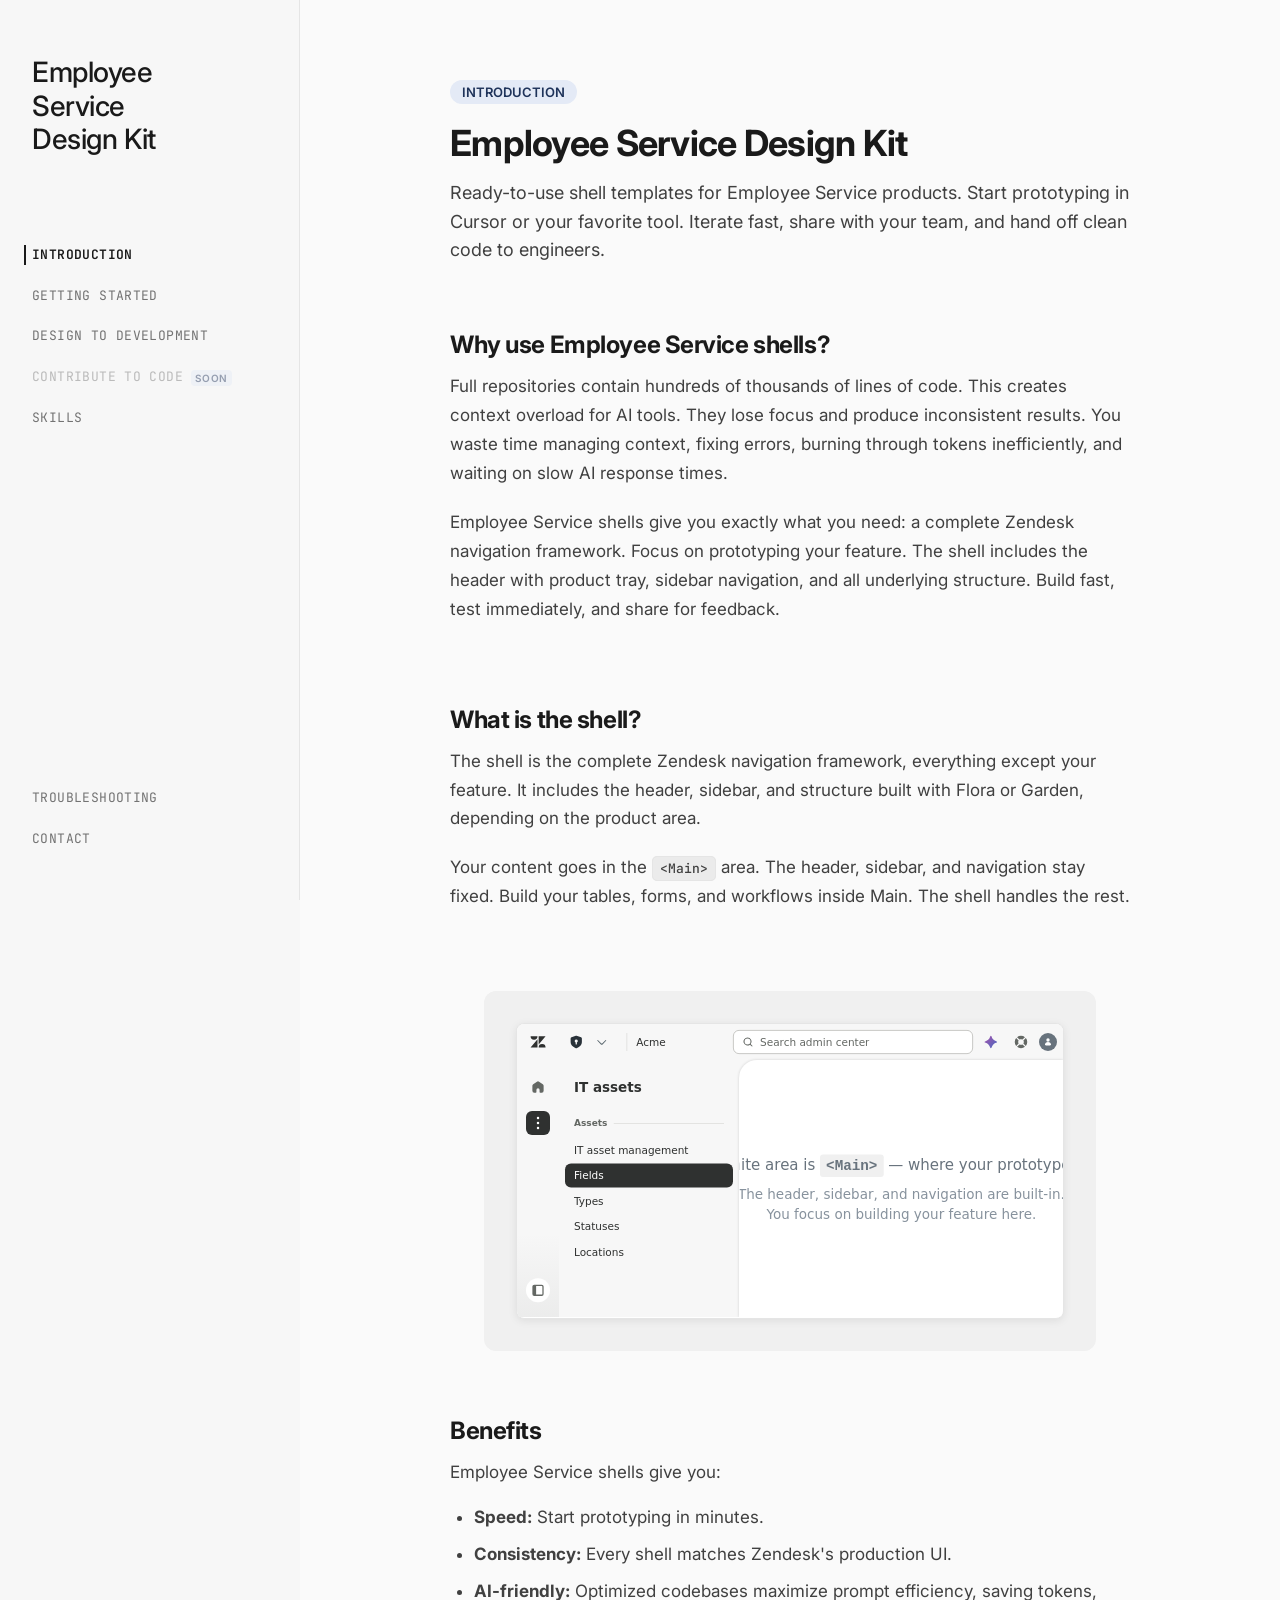
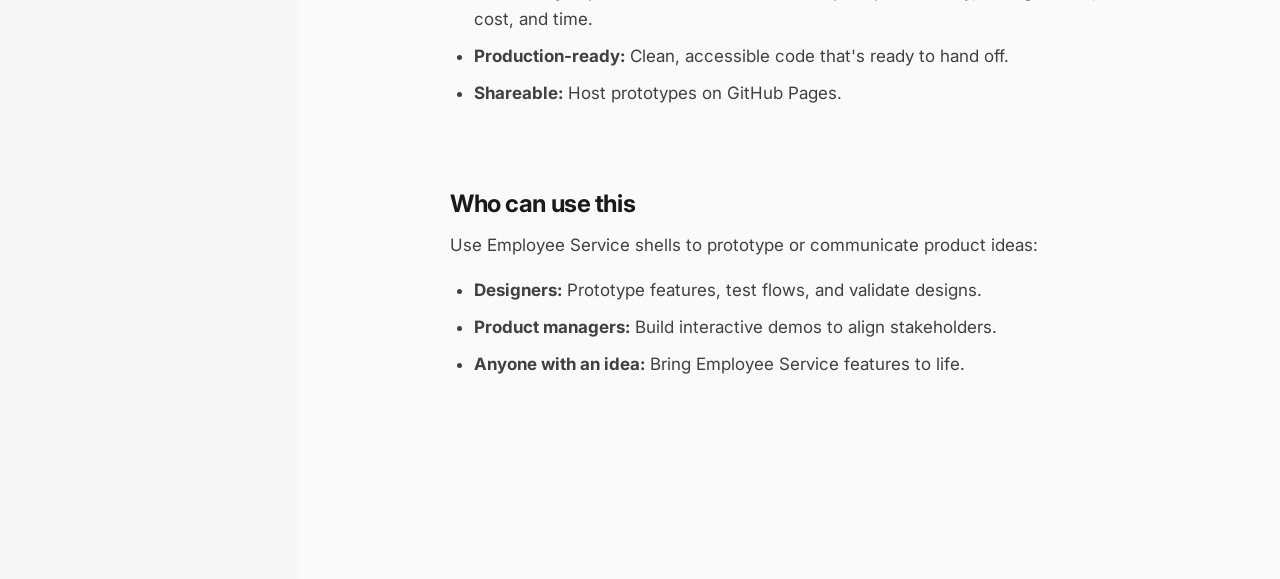
<file: index.html>
<!DOCTYPE html>
<html lang="en">
<head>
<meta charset="UTF-8" />
<meta name="viewport" content="width=device-width, initial-scale=1.0" />
<title>Employee Service Shell Guide · Zendesk</title>
<meta name="description" content="Comprehensive guide for employee service shell templates" />
<link rel="icon" type="image/png" href="favicon.png" />
<link rel="preconnect" href="https://fonts.googleapis.com" />
<link rel="preconnect" href="https://fonts.gstatic.com" crossorigin />
<link href="https://fonts.googleapis.com/css2?family=Inter:wght@400;500;600;700&family=JetBrains+Mono:wght@400;500;600&display=swap" rel="stylesheet" />
<style>
:root {
  --gray-bg: #f7f7f7;
  --gray-sidebar: #fafafa;
  --gray-border: #e5e5e5;
  --gray-light: #ebebeb;
  --gray-mid: #a3a3a3;
  --gray-text: #737373;
  --gray-dark: #404040;
  --black: #1a1a1a;
  --white: #ffffff;

  --font-sans: 'Inter', system-ui, -apple-system, sans-serif;
  --font-mono: 'JetBrains Mono', 'SF Mono', 'Monaco', monospace;

  --sidebar-width: 300px;
  --main-max-width: 900px;
}

* {
  margin: 0;
  padding: 0;
  box-sizing: border-box;
}

body {
  font-family: var(--font-sans);
  font-size: 15px;
  line-height: 1.6;
  color: var(--gray-dark);
  background: var(--gray-bg);
  -webkit-font-smoothing: antialiased;
}

/* Sidebar */
.sidebar {
  position: fixed;
  left: 0;
  top: 0;
  bottom: 0;
  width: var(--sidebar-width);
  background: var(--gray-bg);
  border-right: 1px solid var(--gray-border);
  display: flex;
  flex-direction: column;
  overflow-y: auto;
  padding: 56px 40px 40px 32px;
}

.sidebar-header {
  margin-bottom: 72px;
}

.sidebar-logo {
  font-size: 28px;
  font-weight: 500;
  color: var(--black);
  letter-spacing: -0.015em;
  line-height: 1.2;
  margin-bottom: 6px;
}

.sidebar-subtitle {
  font-size: 13px;
  color: var(--gray-text);
  font-weight: 500;
  text-transform: uppercase;
  letter-spacing: 0.08em;
}

.sidebar-nav {
  margin-top: 0;
}

.sidebar-nav-footer {
  margin-top: auto;
  padding-top: 24px;
}

.nav-item {
  display: flex;
  align-items: center;
  padding: 10px 0;
  font-family: var(--font-mono);
  font-size: 13px;
  color: var(--gray-text);
  text-decoration: none;
  cursor: pointer;
  transition: all 0.2s cubic-bezier(0.4, 0, 0.2, 1);
  font-weight: 400;
  text-transform: uppercase;
  letter-spacing: 0.03em;
  position: relative;
}

.nav-item::before {
  content: '';
  position: absolute;
  left: -8px;
  top: 50%;
  transform: translateY(-50%);
  width: 2px;
  height: 0;
  background: var(--black);
  transition: height 0.2s cubic-bezier(0.4, 0, 0.2, 1);
}

.nav-item:hover {
  color: var(--black);
  padding-left: 4px;
}

.nav-item.active {
  color: var(--black);
  font-weight: 600;
}

.nav-item.active::before {
  height: 20px;
}

.nav-badge {
  display: inline-flex;
  align-items: center;
  justify-content: center;
  margin-left: 8px;
  padding: 0 4px;
  background: #E7E9F8;
  color: #122680;
  font-size: 10px;
  font-weight: 600;
  line-height: 16px;
  text-align: center;
  border-radius: 4px;
  font-family: var(--font-sans);
  gap: 4px;
}

.nav-badge.wip {
  background: #FFF4E5;
  color: #DE6E0F;
}

.nav-badge.soon {
  background: #E4EAF6;
  color: #1F335A;
}

.nav-item.disabled {
  opacity: 0.45;
  cursor: not-allowed;
  pointer-events: none;
}

/* Contact Section */
.contact-section {
  margin-top: auto;
  padding-top: 0;
}

.contact-label {
  font-family: var(--font-mono);
  font-size: 10px;
  color: var(--gray-mid);
  text-transform: uppercase;
  letter-spacing: 0.12em;
  margin-bottom: 20px;
  font-weight: 600;
}

.contact-link {
  display: flex;
  align-items: center;
  justify-content: space-between;
  padding: 10px 0;
  font-family: var(--font-mono);
  font-size: 13px;
  color: var(--gray-text);
  text-decoration: none;
  cursor: pointer;
  transition: all 0.2s cubic-bezier(0.4, 0, 0.2, 1);
  font-weight: 400;
  text-transform: uppercase;
  letter-spacing: 0.03em;
}

.contact-link:hover {
  color: var(--black);
  padding-left: 4px;
}

.contact-link-icon {
  font-size: 11px;
  opacity: 0.5;
  transition: opacity 0.2s ease;
}

.contact-link:hover .contact-link-icon {
  opacity: 1;
}

/* Main Content */
.main-content {
  margin-left: var(--sidebar-width);
  min-height: 100vh;
  background: #fafafa;
  padding: 80px 64px 120px;
}

.content-wrapper {
  width: 100%;
  max-width: 680px;
  margin: 0 auto;
}

/* Header */
.content-header {
  margin-bottom: 64px;
}

.content-badge {
  display: inline-flex;
  align-items: center;
  justify-content: center;
  padding: 4px 12px;
  font-size: 13px;
  font-weight: 600;
  font-family: var(--font-sans);
  line-height: 16px;
  margin-bottom: 16px;
  text-align: center;
  background: #E4EAF6;
  color: #1F335A;
  border-radius: 99px;
  gap: 4px;
}

.content-title {
  font-size: 36px;
  font-weight: 700;
  line-height: 1.3;
  letter-spacing: -0.02em;
  color: var(--black);
  margin-bottom: 12px;
}

.content-description {
  font-size: 18px;
  line-height: 1.6;
  color: var(--gray-dark);
  font-weight: 400;
}

/* Section Content */
.section-content {
  display: none;
}

.section-content.active {
  display: block;
  animation: fadeIn 0.3s ease;
}

@keyframes fadeIn {
  from {
    opacity: 0;
    transform: translateY(8px);
  }
  to {
    opacity: 1;
    transform: translateY(0);
  }
}

.content-card {
  margin-bottom: 80px;
  opacity: 0;
  transform: translateY(20px);
  transition: opacity 0.6s ease, transform 0.6s ease;
}

.content-card.visible {
  opacity: 1;
  transform: translateY(0);
}

.card-title {
  font-size: 24px;
  font-weight: 700;
  color: var(--black);
  margin-bottom: 12px;
  letter-spacing: -0.018em;
  line-height: 1.3;
}

.card-text {
  font-size: 17px;
  line-height: 1.7;
  color: var(--gray-dark);
  font-weight: 400;
}

.card-text + .card-text {
  margin-top: 20px;
}

code {
  font-family: var(--font-mono);
  font-size: 13px;
  background: var(--gray-light);
  color: var(--gray-dark);
  padding: 3px 7px;
  border-radius: 5px;
  font-weight: 500;
  border: 1px solid var(--gray-border);
  transition: all 0.15s ease;
}

code:hover {
  background: #f3f0ff;
  border-color: #c2b5f5;
  color: #5d3eed;
}

/* Links */
a {
  color: var(--gray-dark);
  text-decoration: underline;
  transition: color 0.15s ease;
}

a:hover {
  color: #5d3eed;
}

/* Custom Checkbox */
.custom-checkbox {
  position: relative;
  width: 16px;
  height: 16px;
  flex-shrink: 0;
  margin-top: 4px;
}

.custom-checkbox input {
  opacity: 0;
  position: absolute;
  width: 100%;
  height: 100%;
  cursor: pointer;
  z-index: 1;
  margin: 0;
}

.custom-checkbox-box {
  position: absolute;
  top: 50%;
  left: 50%;
  transform: translate(-50%, -50%);
  width: 16px;
  height: 16px;
  background: white;
  border: 1px solid #8b8e89;
  border-radius: 4px;
  transition: all 0.2s ease;
}

.custom-checkbox input:checked + .custom-checkbox-box {
  background: #2F3130;
  border-color: #2F3130;
}

.custom-checkbox-check {
  position: absolute;
  top: 50%;
  left: 50%;
  transform: translate(-50%, -50%);
  width: 8px;
  height: 6px;
  opacity: 0;
  transition: opacity 0.2s ease;
}

.custom-checkbox-check svg {
  display: block;
  width: 100%;
  height: 100%;
}

.custom-checkbox input:checked ~ .custom-checkbox-check {
  opacity: 1;
}

/* Terminal Container */
.terminal {
  background: #1e1e1e;
  border-radius: 6px;
  overflow: hidden;
  border: 1px solid #333;
  margin-top: 16px;
}

.terminal-header {
  background: #252526;
  padding: 8px 16px;
  display: flex;
  align-items: center;
  justify-content: space-between;
  border-bottom: 1px solid #333;
}

.terminal-title {
  font-family: var(--font-mono);
  font-size: 12px;
  color: #888;
}

.terminal-copy-btn {
  background: transparent;
  border: 1px solid #444;
  color: #888;
  padding: 4px 10px;
  border-radius: 4px;
  font-family: var(--font-mono);
  font-size: 11px;
  cursor: pointer;
  transition: all 0.2s ease;
  display: flex;
  align-items: center;
  gap: 6px;
}

.terminal-copy-btn:hover {
  background: #333;
  border-color: #555;
  color: #ddd;
}

.terminal-copy-btn.copied {
  color: #4caf50;
  border-color: #4caf50;
}

.terminal-body {
  padding: 16px;
  font-family: var(--font-mono);
  font-size: 14px;
  line-height: 1.6;
  color: #d4d4d4;
}

.terminal-body code {
  background: transparent;
  border: none;
  color: #d4d4d4;
  padding: 0;
  font-size: 14px;
  cursor: text;
  display: block;
  user-select: text;
}

.terminal-prompt {
  color: #888;
  user-select: none;
  margin-right: 8px;
}


/* Responsive */
@media (max-width: 1200px) {
  .main-content {
    padding: 56px 64px 80px;
  }
}

@media (max-width: 968px) {
  :root {
    --sidebar-width: 260px;
  }

  .sidebar {
    padding: 48px 24px 32px;
  }

  .main-content {
    padding: 48px 40px 64px;
  }

  .content-title {
    font-size: 40px;
  }
}

@media (max-width: 768px) {
  .sidebar {
    width: 100%;
    position: relative;
    border-right: none;
    border-bottom: 1px solid var(--gray-border);
    padding: 32px 24px;
  }

  .sidebar-header {
    margin-bottom: 48px;
  }

  .contact-section {
    margin-top: 48px;
    padding-top: 32px;
  }

  .nav-item::before {
    display: none;
  }

  .main-content {
    margin-left: 0;
    padding: 40px 24px 56px;
  }

  .content-title {
    font-size: 32px;
  }
}

/* Scrollbar */
::-webkit-scrollbar {
  width: 6px;
  height: 6px;
}

::-webkit-scrollbar-track {
  background: transparent;
}

::-webkit-scrollbar-thumb {
  background: var(--gray-light);
  border-radius: 3px;
}

::-webkit-scrollbar-thumb:hover {
  background: var(--gray-mid);
}

/* Troubleshooting expandable cards */
.troubleshooting-card {
  transition: background 0.3s ease;
}

.troubleshooting-card summary {
  transition: background 0.2s ease;
}

.troubleshooting-card summary svg {
  transition: transform 0.25s ease;
}

.troubleshooting-card[open] summary svg {
  transform: rotate(180deg);
}

.troubleshooting-card summary::-webkit-details-marker {
  display: none;
}

.troubleshooting-card summary:hover {
  background: #f5f5f5;
}

.troubleshooting-card summary code:hover {
  background: var(--gray-light);
  border-color: var(--gray-border);
  color: var(--gray-dark);
}

.troubleshooting-card[open] {
  background: var(--gray-sidebar);
}

.troubleshooting-content {
  animation: fadeInSmooth 0.3s ease forwards;
}

@keyframes fadeInSmooth {
  from {
    opacity: 0;
  }
  to {
    opacity: 1;
  }
}

/* Skill card sub-section headings — body-size, darker weight/color sets them apart */
.skill-heading {
  font-size: 17px;
  font-weight: 700;
  color: var(--black);
  margin: 48px 0 8px 0;
}

/* Skill group label (e.g. Localization, Accessibility) — uppercase eyebrow,
   left edge aligned to the skill cards which bleed 40px past the wrapper */
.skill-group-label {
  font-size: 13px;
  font-weight: 600;
  letter-spacing: 0.08em;
  text-transform: uppercase;
  color: var(--gray-text);
  margin: 0 0 16px -40px;
}
.skill-group-label + .troubleshooting-card {
  margin-top: 0;
}

/* Skill editor tabs (Claude Code / Cursor) */
.skill-tabs {
  display: flex;
  gap: 4px;
  margin-top: 12px;
  border-bottom: 1px solid var(--gray-border);
}

.skill-tab {
  background: transparent;
  border: none;
  border-bottom: 2px solid transparent;
  color: var(--gray-text);
  padding: 8px 14px;
  font-family: var(--font-mono);
  font-size: 13px;
  font-weight: 500;
  cursor: pointer;
  transition: all 0.2s ease;
  margin-bottom: -1px;
}

.skill-tab:hover {
  color: var(--black);
  background: var(--gray-light);
  border-radius: 4px 4px 0 0;
}

.skill-tab.active {
  color: var(--black);
  border-bottom-color: var(--black);
}

.skill-tab-panel {
  display: none;
}

.skill-tab-panel.active {
  display: block;
}

/* Skill placeholder / data tables */
.skill-table {
  width: 100%;
  border-collapse: collapse;
  margin-top: 16px;
  font-size: 14px;
}

.skill-table th,
.skill-table td {
  text-align: left;
  padding: 10px 14px;
  border: 1px solid var(--gray-border);
  vertical-align: top;
  color: var(--gray-dark);
}

.skill-table th {
  background: var(--gray-sidebar);
  color: var(--black);
  font-weight: 600;
  font-size: 13px;
}

.skill-table td code {
  font-size: 12px;
}
</style>
</head>
<body>

<!-- Sidebar -->
<aside class="sidebar">
  <div class="sidebar-header">
    <div class="sidebar-logo" style="cursor: pointer;" id="logo-home">Employee<br>Service<br>Design Kit</div>
  </div>

  <nav class="sidebar-nav">
    <a class="nav-item active" data-section="introduction">Introduction</a>
    <a class="nav-item" data-section="getting-started">Getting Started</a>
    <a class="nav-item" data-section="workflow">
      Design to Development
    </a>
    <a class="nav-item disabled" aria-disabled="true" tabindex="-1">
      Contribute to Code
      <span class="nav-badge soon">SOON</span>
    </a>
    <a class="nav-item" data-section="skills">
      Skills
    </a>
  </nav>

  <nav class="sidebar-nav-footer">
    <a class="nav-item" data-section="troubleshooting">
      Troubleshooting
    </a>
    <a class="nav-item" data-section="contact">Contact</a>
  </nav>
</aside>

<!-- Main Content -->
<main class="main-content">

  <!-- Introduction Section -->
  <section class="section-content active" id="introduction">
    <div class="content-wrapper">
    <div class="content-header">
      <div class="content-badge">INTRODUCTION</div>
      <h1 class="content-title">Employee Service Design Kit</h1>
      <p class="content-description">Ready-to-use shell templates for Employee Service products. Start prototyping in Cursor or your favorite tool. Iterate fast, share with your team, and hand off clean code to engineers.</p>
    </div>

    <div class="content-card">
      <h2 class="card-title">Why use Employee Service shells?</h2>
      <p class="card-text">Full repositories contain hundreds of thousands of lines of code. This creates context overload for AI tools. They lose focus and produce inconsistent results. You waste time managing context, fixing errors, burning through tokens inefficiently, and waiting on slow AI response times.</p>
      <p class="card-text">Employee Service shells give you exactly what you need: a complete Zendesk navigation framework. Focus on prototyping your feature. The shell includes the header with product tray, sidebar navigation, and all underlying structure. Build fast, test immediately, and share for feedback.</p>
    </div>

    <div class="content-card">
      <h2 class="card-title">What is the shell?</h2>
      <p class="card-text">The shell is the complete Zendesk navigation framework, everything except your feature. It includes the header, sidebar, and structure built with Flora or Garden, depending on the product area.</p>
      <p class="card-text">Your content goes in the <code>&lt;Main&gt;</code> area. The header, sidebar, and navigation stay fixed. Build your tables, forms, and workflows inside Main. The shell handles the rest.</p>
    </div>
    </div>

    </div>

    <!-- Shell Preview - Proportionally Scaled -->
    <div style="max-width: 1350px; width: calc(100% - 240px); margin: 64px auto;">
      <div style="background: #f0f0f0; padding: 32px; border-radius: 12px;">
        <div style="position: relative; width: 100%; padding-bottom: 53.56%; background: white; border: 1px solid var(--gray-border); border-radius: 8px; overflow: hidden; box-shadow: 0 2px 8px rgba(0, 0, 0, 0.08);">
          <iframe
            src="shell-preview/index.html"
            style="position: absolute; top: 0; left: 0; width: 100%; height: 100%; border: none; display: block; transform: scale(0.75); transform-origin: top left; width: 133.33%; height: 133.33%;"
            title="Employee Service Shell Preview"
            sandbox="allow-scripts allow-same-origin"
          ></iframe>
        </div>
      </div>
    </div>

    <div class="content-wrapper">

    <div class="content-card">
      <h2 class="card-title">Benefits</h2>
      <p class="card-text">Employee Service shells give you:</p>
      <ul style="list-style: disc; padding-left: 24px; margin-top: 16px; display: flex; flex-direction: column; gap: 8px;">
        <li style="font-size: 17px; line-height: 1.7; color: var(--gray-dark);">
          <strong>Speed:</strong> Start prototyping in minutes.
        </li>
        <li style="font-size: 17px; line-height: 1.7; color: var(--gray-dark);">
          <strong>Consistency:</strong> Every shell matches Zendesk's production UI.
        </li>
        <li style="font-size: 17px; line-height: 1.7; color: var(--gray-dark);">
          <strong>AI-friendly:</strong> Optimized codebases maximize prompt efficiency, saving tokens, cost, and time.
        </li>
        <li style="font-size: 17px; line-height: 1.7; color: var(--gray-dark);">
          <strong>Production-ready:</strong> Clean, accessible code that's ready to hand off.
        </li>
        <li style="font-size: 17px; line-height: 1.7; color: var(--gray-dark);">
          <strong>Shareable:</strong> Host prototypes on GitHub Pages.
        </li>
      </ul>
    </div>

    <div class="content-card">
      <h2 class="card-title">Who can use this</h2>
      <p class="card-text">Use Employee Service shells to prototype or communicate product ideas:</p>
      <ul style="list-style: disc; padding-left: 24px; margin-top: 16px; display: flex; flex-direction: column; gap: 8px;">
        <li style="font-size: 17px; line-height: 1.7; color: var(--gray-dark);">
          <strong>Designers:</strong> Prototype features, test flows, and validate designs.
        </li>
        <li style="font-size: 17px; line-height: 1.7; color: var(--gray-dark);">
          <strong>Product managers:</strong> Build interactive demos to align stakeholders.
        </li>
        <li style="font-size: 17px; line-height: 1.7; color: var(--gray-dark);">
          <strong>Anyone with an idea:</strong> Bring Employee Service features to life.
        </li>
      </ul>
    </div>
    </div>
  </section>

  <!-- Getting Started Section -->
  <section class="section-content" id="getting-started">
    <div class="content-wrapper">
    <div class="content-header">
      <div class="content-badge">SETUP</div>
      <h1 class="content-title">Getting started</h1>
      <p class="content-description">Set up your shell template and start prototyping in five steps. No coding experience required.</p>
    </div>

    <div class="content-card">
      <h2 class="card-title">What you'll need</h2>
      <p class="card-text">Before you start, make sure you have:</p>
      <div style="margin-top: 16px; display: flex; flex-direction: column; gap: 12px;">
        <label style="display: flex; align-items: flex-start; gap: 12px; cursor: pointer;">
          <div class="custom-checkbox">
            <input type="checkbox">
            <div class="custom-checkbox-box"></div>
            <div class="custom-checkbox-check">
              <svg viewBox="0 0 8 6" fill="none" xmlns="http://www.w3.org/2000/svg">
                <path d="M0.5 3L3 5.5L7.5 0.5" stroke="white" stroke-width="1.5" stroke-linecap="round" stroke-linejoin="round"/>
              </svg>
            </div>
          </div>
          <span style="font-size: 17px; line-height: 1.7; color: var(--gray-dark);">
            <strong><a href="https://nodejs.org/" target="_blank">Node.js</a></strong>
          </span>
        </label>
        <label style="display: flex; align-items: flex-start; gap: 12px; cursor: pointer;">
          <div class="custom-checkbox">
            <input type="checkbox">
            <div class="custom-checkbox-box"></div>
            <div class="custom-checkbox-check">
              <svg viewBox="0 0 8 6" fill="none" xmlns="http://www.w3.org/2000/svg">
                <path d="M0.5 3L3 5.5L7.5 0.5" stroke="white" stroke-width="1.5" stroke-linecap="round" stroke-linejoin="round"/>
              </svg>
            </div>
          </div>
          <span style="font-size: 17px; line-height: 1.7; color: var(--gray-dark);">
            <strong>Zendesk GitHub access</strong>
          </span>
        </label>
        <label style="display: flex; align-items: flex-start; gap: 12px; cursor: pointer;">
          <div class="custom-checkbox">
            <input type="checkbox">
            <div class="custom-checkbox-box"></div>
            <div class="custom-checkbox-check">
              <svg viewBox="0 0 8 6" fill="none" xmlns="http://www.w3.org/2000/svg">
                <path d="M0.5 3L3 5.5L7.5 0.5" stroke="white" stroke-width="1.5" stroke-linecap="round" stroke-linejoin="round"/>
              </svg>
            </div>
          </div>
          <span style="font-size: 17px; line-height: 1.7; color: var(--gray-dark);">
            <strong>Claude Code access</strong>
          </span>
        </label>
        <label style="display: flex; align-items: flex-start; gap: 12px; cursor: pointer;">
          <div class="custom-checkbox">
            <input type="checkbox">
            <div class="custom-checkbox-box"></div>
            <div class="custom-checkbox-check">
              <svg viewBox="0 0 8 6" fill="none" xmlns="http://www.w3.org/2000/svg">
                <path d="M0.5 3L3 5.5L7.5 0.5" stroke="white" stroke-width="1.5" stroke-linecap="round" stroke-linejoin="round"/>
              </svg>
            </div>
          </div>
          <span style="font-size: 17px; line-height: 1.7; color: var(--gray-dark);">
            <strong><a href="https://www.cursor.com/download" target="_blank">Code editor</a></strong>
          </span>
        </label>
        <label style="display: flex; align-items: flex-start; gap: 12px; cursor: pointer;">
          <div class="custom-checkbox">
            <input type="checkbox">
            <div class="custom-checkbox-box"></div>
            <div class="custom-checkbox-check">
              <svg viewBox="0 0 8 6" fill="none" xmlns="http://www.w3.org/2000/svg">
                <path d="M0.5 3L3 5.5L7.5 0.5" stroke="white" stroke-width="1.5" stroke-linecap="round" stroke-linejoin="round"/>
              </svg>
            </div>
          </div>
          <span style="font-size: 17px; line-height: 1.7; color: var(--gray-dark);">
            <strong><a href="https://mcp-gateway.zende.sk/" target="_blank">MCP servers</a></strong>
          </span>
        </label>
      </div>
    </div>

    <!-- Info Banner -->
    <div style="width: 100%; padding: 20px 24px; background: #f0f0f0; border-radius: 12px; display: flex; gap: 16px; align-items: flex-start; margin-bottom: 200px;">
      <div style="flex-shrink: 0; width: 20px; height: 20px; display: flex; align-items: center; justify-content: center; margin-top: 2px;">
        <svg width="20" height="20" viewBox="0 0 20 20" fill="none" xmlns="http://www.w3.org/2000/svg">
          <path d="M10 0C4.48 0 0 4.48 0 10C0 15.52 4.48 20 10 20C15.52 20 20 15.52 20 10C20 4.48 15.52 0 10 0ZM11 15H9V9H11V15ZM11 7H9V5H11V7Z" fill="#646864"/>
        </svg>
      </div>
      <div style="flex: 1; display: flex; flex-direction: column; gap: 8px;">
        <div style="color: var(--gray-dark); font-size: 17px; font-weight: 600; line-height: 1.5;">New to vibe coding?</div>
        <div style="color: var(--gray-dark); font-size: 17px; font-weight: 400; line-height: 1.7;">Check out two great resources: <a href="https://zendesk.atlassian.net/wiki/spaces/CREAT/pages/7884767235/Cursor" target="_blank"><strong>Cursor Enablement Program</strong></a> by Andrii Lytvynko and <a href="https://jubilant-adventure-v3wo81w.pages.github.io/" target="_blank"><strong>Vibes to Production</strong></a> by Abi Iyer.</div>
      </div>
    </div>

    <div class="content-card" style="display: flex; gap: 20px; align-items: flex-start;">
      <div style="flex-shrink: 0; width: 32px; height: 32px; background: var(--gray-light); color: var(--black); border-radius: 6px; display: flex; align-items: center; justify-content: center; font-size: 15px; font-weight: 600; font-family: var(--font-mono); border: 1px solid var(--gray-border);">1</div>
      <div style="flex: 1;">
        <div style="display: flex; align-items: center; gap: 8px; margin-bottom: 12px;">
          <h2 class="card-title" style="margin-bottom: 0;">Clone the design kit</h2>
          <span style="display: inline-flex; align-items: center; justify-content: center; padding: 2px 8px; font-size: 12px; font-weight: 600; font-family: var(--font-sans); line-height: 16px; text-align: center; background: #F7E6F1; color: #5A0D51; border-radius: 4px; gap: 4px;">ONE TIME ONLY</span>
        </div>
        <div class="terminal">
          <div class="terminal-header">
            <div class="terminal-title">Terminal</div>
            <button class="terminal-copy-btn" onclick="copyTerminalCode(this, 'mkdir -p ~/zendesk/design-kits ~/zendesk/prototypes\ncd ~/zendesk/design-kits\ngit clone git@github.com:zendesk/employee-service-design-kit.git')">
              <svg width="12" height="12" viewBox="0 0 12 12" fill="none" xmlns="http://www.w3.org/2000/svg">
                <rect x="2" y="2" width="7" height="7" rx="1" stroke="currentColor" stroke-width="1"/>
                <path d="M4 1H10C10.5523 1 11 1.44772 11 2V8" stroke="currentColor" stroke-width="1"/>
              </svg>
              Copy
            </button>
          </div>
          <div class="terminal-body">
            <div><span class="terminal-prompt">$</span><code>mkdir -p ~/zendesk/design-kits ~/zendesk/prototypes</code></div>
            <div style="margin-top: 8px;"><span class="terminal-prompt">$</span><code>cd ~/zendesk/design-kits</code></div>
            <div style="margin-top: 8px;"><span class="terminal-prompt">$</span><code>git clone git@github.com:zendesk/employee-service-design-kit.git</code></div>
          </div>
        </div>
        <p class="card-text" style="margin-top: 16px;">Open Terminal (press <code>Cmd + Space</code>, type "Terminal", hit Enter), copy the script above, paste it in, and press Enter.</p>
        <p class="card-text" style="margin-top: 16px;">This creates your workspace folders and downloads the design kit. You'll use this folder structure for every prototype.</p>
      </div>
    </div>

    <div class="content-card" style="display: flex; gap: 20px; align-items: flex-start;">
      <div style="flex-shrink: 0; width: 32px; height: 32px;"></div>
      <div style="flex: 1;">
        <h2 class="card-title" style="margin-bottom: 12px;">Already cloned the design kit?</h2>
        <div class="terminal">
          <div class="terminal-header">
            <div class="terminal-title">Terminal</div>
            <button class="terminal-copy-btn" onclick="copyTerminalCode(this, 'cd ~/zendesk/design-kits/employee-service-design-kit\ngit pull')">
              <svg width="12" height="12" viewBox="0 0 12 12" fill="none" xmlns="http://www.w3.org/2000/svg">
                <rect x="2" y="2" width="7" height="7" rx="1" stroke="currentColor" stroke-width="1"/>
                <path d="M4 1H10C10.5523 1 11 1.44772 11 2V8" stroke="currentColor" stroke-width="1"/>
              </svg>
              Copy
            </button>
          </div>
          <div class="terminal-body">
            <div><span class="terminal-prompt">$</span><code>cd ~/zendesk/design-kits/employee-service-design-kit</code></div>
            <div style="margin-top: 8px;"><span class="terminal-prompt">$</span><code>git pull</code></div>
          </div>
        </div>
        <p class="card-text" style="margin-top: 16px;">Run these commands to get the latest templates and scripts.</p>
      </div>
    </div>

    <div class="content-card" style="display: flex; gap: 20px; align-items: flex-start;">
      <div style="flex-shrink: 0; width: 32px; height: 32px; background: var(--gray-light); color: var(--black); border-radius: 6px; display: flex; align-items: center; justify-content: center; font-size: 15px; font-weight: 600; font-family: var(--font-mono); border: 1px solid var(--gray-border);">2</div>
      <div style="flex: 1;">
        <h2 class="card-title" style="margin-bottom: 12px;">Create a project folder</h2>
        <div class="terminal">
          <div class="terminal-header">
            <div class="terminal-title">Terminal</div>
            <button class="terminal-copy-btn" onclick="copyTerminalCode(this, 'mkdir ~/zendesk/prototypes/my-new-project')">
              <svg width="12" height="12" viewBox="0 0 12 12" fill="none" xmlns="http://www.w3.org/2000/svg">
                <rect x="2" y="2" width="7" height="7" rx="1" stroke="currentColor" stroke-width="1"/>
                <path d="M4 1H10C10.5523 1 11 1.44772 11 2V8" stroke="currentColor" stroke-width="1"/>
              </svg>
              Copy
            </button>
          </div>
          <div class="terminal-body">
            <div><span class="terminal-prompt">$</span><code>mkdir ~/zendesk/prototypes/my-new-project</code></div>
          </div>
        </div>
        <p class="card-text" style="margin-top: 16px;">Skip Terminal if you want. Just create the folder in Finder. Go to <code>zendesk/prototypes</code> and add your project folder.</p>
        <p class="card-text" style="margin-top: 16px;">Each prototype gets its own folder.</p>
      </div>
    </div>

    <div class="content-card" style="display: flex; gap: 20px; align-items: flex-start;">
      <div style="flex-shrink: 0; width: 32px; height: 32px; background: var(--gray-light); color: var(--black); border-radius: 6px; display: flex; align-items: center; justify-content: center; font-size: 15px; font-weight: 600; font-family: var(--font-mono); border: 1px solid var(--gray-border);">3</div>
      <div style="flex: 1;">
        <h2 class="card-title" style="margin-bottom: 12px;">Open in Cursor</h2>
        <ol style="list-style: decimal; padding-left: 24px; margin-top: 16px; display: flex; flex-direction: column; gap: 8px;">
          <li style="font-size: 17px; line-height: 1.7; color: var(--gray-dark);">Select <strong>File</strong> → <strong>Open Folder</strong> or press <code>Cmd + O</code></li>
          <li style="font-size: 17px; line-height: 1.7; color: var(--gray-dark);">Navigate to <code>~/zendesk/prototypes/my-new-project</code></li>
          <li style="font-size: 17px; line-height: 1.7; color: var(--gray-dark);">Select <strong>Open</strong></li>
        </ol>
      </div>
    </div>

    <div class="content-card" style="display: flex; gap: 20px; align-items: flex-start;">
      <div style="flex-shrink: 0; width: 32px; height: 32px; background: var(--gray-light); color: var(--black); border-radius: 6px; display: flex; align-items: center; justify-content: center; font-size: 15px; font-weight: 600; font-family: var(--font-mono); border: 1px solid var(--gray-border);">4</div>
      <div style="flex: 1;">
        <h2 class="card-title" style="margin-bottom: 12px;">Run the setup script</h2>
        <div class="terminal">
          <div class="terminal-header">
            <div class="terminal-title">Terminal</div>
            <button class="terminal-copy-btn" onclick="copyTerminalCode(this, '~/zendesk/design-kits/employee-service-design-kit/scripts/setup-here.sh')">
              <svg width="12" height="12" viewBox="0 0 12 12" fill="none" xmlns="http://www.w3.org/2000/svg">
                <rect x="2" y="2" width="7" height="7" rx="1" stroke="currentColor" stroke-width="1"/>
                <path d="M4 1H10C10.5523 1 11 1.44772 11 2V8" stroke="currentColor" stroke-width="1"/>
              </svg>
              Copy
            </button>
          </div>
          <div class="terminal-body">
            <div><span class="terminal-prompt">$</span><code>~/zendesk/design-kits/employee-service-design-kit/scripts/setup-here.sh</code></div>
          </div>
        </div>
        <p class="card-text" style="margin-top: 16px;">Switch to Cursor's integrated terminal now. Press <code>Ctrl + `</code> (backtick) or select <strong>Terminal</strong> → <strong>New Terminal</strong>.</p>
        <p class="card-text" style="margin-top: 16px;">Copy the script, paste it in Terminal, and hit Enter. Pick your template from the wizard. This copies template files, installs dependencies, and sets up git. Takes about 30 seconds.</p>
        <p class="card-text" style="margin-top: 16px;">If you run into issues with this step, visit <a href="#npm-auth-error" onclick="document.querySelector('[data-section=troubleshooting]').click(); setTimeout(() => { const card = document.getElementById('npm-auth-error'); card.open = true; card.scrollIntoView({ behavior: 'smooth', block: 'center' }); }, 100); return false;">Troubleshooting</a>.</p>
      </div>
    </div>

    <div class="content-card" style="display: flex; gap: 20px; align-items: flex-start;">
      <div style="flex-shrink: 0; width: 32px; height: 32px; background: var(--gray-light); color: var(--black); border-radius: 6px; display: flex; align-items: center; justify-content: center; font-size: 15px; font-weight: 600; font-family: var(--font-mono); border: 1px solid var(--gray-border);">5</div>
      <div style="flex: 1;">
        <h2 class="card-title" style="margin-bottom: 12px;">Start the dev server</h2>
        <div class="terminal">
          <div class="terminal-header">
            <div class="terminal-title">Terminal</div>
            <button class="terminal-copy-btn" onclick="copyTerminalCode(this, 'npm run dev')">
              <svg width="12" height="12" viewBox="0 0 12 12" fill="none" xmlns="http://www.w3.org/2000/svg">
                <rect x="2" y="2" width="7" height="7" rx="1" stroke="currentColor" stroke-width="1"/>
                <path d="M4 1H10C10.5523 1 11 1.44772 11 2V8" stroke="currentColor" stroke-width="1"/>
              </svg>
              Copy
            </button>
          </div>
          <div class="terminal-body">
            <div><span class="terminal-prompt">$</span><code>npm run dev</code></div>
            <div style="margin-top: 12px; color: #888;">
              <div>VITE v8.1.0  ready in 245 ms</div>
              <div style="margin-top: 4px;">➜  Local:   <span style="color: #4fc3f7;">http://localhost:5173/</span></div>
              <div style="margin-top: 4px;">➜  Network: use --host to expose</div>
            </div>
          </div>
        </div>
        <p class="card-text" style="margin-top: 16px;">The dev server starts and shows a local URL (something like <code>http://localhost:5173/</code>). Open it in Cursor's browser.</p>
        <p class="card-text" style="margin-top: 16px;">Changes show up automatically when Cursor Agents finish. No refresh needed.</p>
      </div>
    </div>


    <div class="content-card" id="youre-done-section" style="margin: 120px 0;">
      <h2 class="card-title">You're done!</h2>
      <p class="card-text">Your prototype is now running. Everything you see is:</p>
      <ul style="list-style: none; padding-left: 0; margin-top: 16px; display: flex; flex-direction: column; gap: 8px;">
        <li style="font-size: 17px; line-height: 1.7; color: var(--gray-dark);">
          <svg width="16" height="16" viewBox="0 0 16 16" fill="none" xmlns="http://www.w3.org/2000/svg" style="display: inline-block; margin-right: 8px; vertical-align: text-bottom;">
            <circle cx="8" cy="8" r="8" fill="#E4EAF6"/>
            <path d="M5 8L7 10L11 6" stroke="#1F335A" stroke-width="2" stroke-linecap="round" stroke-linejoin="round"/>
          </svg>
          Using Flora and Garden libraries
        </li>
        <li style="font-size: 17px; line-height: 1.7; color: var(--gray-dark);">
          <svg width="16" height="16" viewBox="0 0 16 16" fill="none" xmlns="http://www.w3.org/2000/svg" style="display: inline-block; margin-right: 8px; vertical-align: text-bottom;">
            <circle cx="8" cy="8" r="8" fill="#E4EAF6"/>
            <path d="M5 8L7 10L11 6" stroke="#1F335A" stroke-width="2" stroke-linecap="round" stroke-linejoin="round"/>
          </svg>
          Built to match Zendesk's production UI
        </li>
        <li style="font-size: 17px; line-height: 1.7; color: var(--gray-dark);">
          <svg width="16" height="16" viewBox="0 0 16 16" fill="none" xmlns="http://www.w3.org/2000/svg" style="display: inline-block; margin-right: 8px; vertical-align: text-bottom;">
            <circle cx="8" cy="8" r="8" fill="#E4EAF6"/>
            <path d="M5 8L7 10L11 6" stroke="#1F335A" stroke-width="2" stroke-linecap="round" stroke-linejoin="round"/>
          </svg>
          Pre-filled with content in the <code>&lt;Main&gt;</code> area
        </li>
      </ul>
    </div>

    <div class="content-card">
      <h2 class="card-title">Working with Cursor Agents and Claude Code</h2>
      <p class="card-text">Use Cursor Agents and Claude Code together in one window. Cursor Agents build the UI and interactions. Claude Code handles complex workflows, generates mock data, refactors code, and connects to external tools. Cursor Agents build what you see, and Claude Code plans how it works.</p>
    </div>

    </div>
  </section>

  <!-- Skills Section -->
  <section class="section-content" id="skills">
    <div class="content-wrapper">
    <div class="content-header">
      <div class="content-badge">SKILLS</div>
      <h1 class="content-title">Skills</h1>
      <p class="content-description">Skills are shortcuts you run right in your editor. Type <code>/name</code> in Claude Code or <code>@name</code> in Cursor, and the skill handles a task for you. Every prototype comes with them built in, so there's nothing to install.</p>
    </div>

    <div class="skill-group-label">Prototyping</div>

    <!-- Skill card: /match-repo -->
    <details id="skill-match-repo" class="troubleshooting-card" style="width: calc(100% + 80px); margin-left: -40px; border: 1px solid var(--gray-border); border-radius: 8px; overflow: hidden; margin-bottom: 16px; background: transparent;">
      <summary style="padding: 20px 40px; cursor: pointer; display: flex; align-items: center; justify-content: space-between; font-size: 15px; font-weight: 600; color: var(--gray-text); user-select: none; list-style: none;">
        <code style="font-size: 14px; font-weight: 500;">match-repo</code>
        <svg width="16" height="16" viewBox="0 0 20 20" fill="none" xmlns="http://www.w3.org/2000/svg" style="flex-shrink: 0; stroke: var(--gray-text);">
          <path d="M5 7.5L10 12.5L15 7.5" stroke="currentColor" stroke-width="2" stroke-linecap="round" stroke-linejoin="round"/>
        </svg>
      </summary>
      <div class="troubleshooting-content" style="padding: 0 40px 32px 40px; max-width: 680px;">
        <h3 class="skill-heading">What it does</h3>
        <p class="card-text">This skill grounds your prototype in the real production code. It asks which product area and which page you're prototyping, then reads the target repo straight from GitHub, including its dependency versions and data shapes. It saves what it learns to a file the AI follows as it builds. Your prototype uses the right versions, the right components, and the right data, so engineers can reuse the code instead of rebuilding it.</p>

        <h3 class="skill-heading">When to use</h3>
        <p class="card-text">Run this first, right after you bring a design over from Figma. It sets up the context that later steps rely on.</p>

        <h3 class="skill-heading">Invoke it</h3>
        <div class="skill-tabs-group">
          <div class="skill-tabs">
            <button class="skill-tab active" onclick="switchSkillTab(this, 'claude')">Claude Code</button>
            <button class="skill-tab" onclick="switchSkillTab(this, 'cursor')">Cursor</button>
          </div>
          <div class="skill-tab-panel active" data-tab="claude">
            <div class="terminal">
              <div class="terminal-header">
                <div class="terminal-title">Claude Code</div>
                <button class="terminal-copy-btn" onclick="copyTerminalCode(this, '/match-repo')">
                  <svg width="12" height="12" viewBox="0 0 12 12" fill="none" xmlns="http://www.w3.org/2000/svg"><rect x="2" y="2" width="7" height="7" rx="1" stroke="currentColor" stroke-width="1"/><path d="M4 1H10C10.5523 1 11 1.44772 11 2V8" stroke="currentColor" stroke-width="1"/></svg>
                  Copy
                </button>
              </div>
              <div class="terminal-body">
                <code><span class="terminal-prompt">&gt;</span>/match-repo</code>
              </div>
            </div>
          </div>
          <div class="skill-tab-panel" data-tab="cursor">
            <div class="terminal">
              <div class="terminal-header">
                <div class="terminal-title">Cursor</div>
                <button class="terminal-copy-btn" onclick="copyTerminalCode(this, '@match-repo')">
                  <svg width="12" height="12" viewBox="0 0 12 12" fill="none" xmlns="http://www.w3.org/2000/svg"><rect x="2" y="2" width="7" height="7" rx="1" stroke="currentColor" stroke-width="1"/><path d="M4 1H10C10.5523 1 11 1.44772 11 2V8" stroke="currentColor" stroke-width="1"/></svg>
                  Copy
                </button>
              </div>
              <div class="terminal-body">
                <code><span class="terminal-prompt">&gt;</span>@match-repo</code>
              </div>
            </div>
          </div>
        </div>

        <h3 class="skill-heading">What you get</h3>
        <p class="card-text" style="margin-top: 0;">One file, <code>.claude/target-context.md</code>. Later steps read it to keep your prototype in line with the real repo. It also fills in the README's version line and any ownership details it can pull from the target repo.</p>
      </div>
    </details>

    <!-- Skill card: /publish -->
    <details id="skill-publish" class="troubleshooting-card" style="width: calc(100% + 80px); margin-left: -40px; border: 1px solid var(--gray-border); border-radius: 8px; overflow: hidden; margin-bottom: 16px; background: transparent;">
      <summary style="padding: 20px 40px; cursor: pointer; display: flex; align-items: center; justify-content: space-between; font-size: 15px; font-weight: 600; color: var(--gray-text); user-select: none; list-style: none;">
        <code style="font-size: 14px; font-weight: 500;">publish</code>
        <svg width="16" height="16" viewBox="0 0 20 20" fill="none" xmlns="http://www.w3.org/2000/svg" style="flex-shrink: 0; stroke: var(--gray-text);">
          <path d="M5 7.5L10 12.5L15 7.5" stroke="currentColor" stroke-width="2" stroke-linecap="round" stroke-linejoin="round"/>
        </svg>
      </summary>
      <div class="troubleshooting-content" style="padding: 0 40px 32px 40px; max-width: 680px;">
        <h3 class="skill-heading">What it does</h3>
        <p class="card-text">This skill publishes your prototype for the first time. It creates a private GitHub repo that only Zendesk employees can see, pushes your code, and sets up a live GitHub Pages link you can share.</p>

        <h3 class="skill-heading">When to use</h3>
        <p class="card-text">Run this when you're ready to share your prototype with the team. Use it the first time only. For later changes, use <code>/publish-update</code>.</p>

        <h3 class="skill-heading">Invoke it</h3>
        <div class="skill-tabs-group">
          <div class="skill-tabs">
            <button class="skill-tab active" onclick="switchSkillTab(this, 'claude')">Claude Code</button>
            <button class="skill-tab" onclick="switchSkillTab(this, 'cursor')">Cursor</button>
          </div>
          <div class="skill-tab-panel active" data-tab="claude">
            <div class="terminal">
              <div class="terminal-header">
                <div class="terminal-title">Claude Code</div>
                <button class="terminal-copy-btn" onclick="copyTerminalCode(this, '/publish')">
                  <svg width="12" height="12" viewBox="0 0 12 12" fill="none" xmlns="http://www.w3.org/2000/svg"><rect x="2" y="2" width="7" height="7" rx="1" stroke="currentColor" stroke-width="1"/><path d="M4 1H10C10.5523 1 11 1.44772 11 2V8" stroke="currentColor" stroke-width="1"/></svg>
                  Copy
                </button>
              </div>
              <div class="terminal-body">
                <code><span class="terminal-prompt">&gt;</span>/publish</code>
              </div>
            </div>
          </div>
          <div class="skill-tab-panel" data-tab="cursor">
            <div class="terminal">
              <div class="terminal-header">
                <div class="terminal-title">Cursor</div>
                <button class="terminal-copy-btn" onclick="copyTerminalCode(this, '@publish')">
                  <svg width="12" height="12" viewBox="0 0 12 12" fill="none" xmlns="http://www.w3.org/2000/svg"><rect x="2" y="2" width="7" height="7" rx="1" stroke="currentColor" stroke-width="1"/><path d="M4 1H10C10.5523 1 11 1.44772 11 2V8" stroke="currentColor" stroke-width="1"/></svg>
                  Copy
                </button>
              </div>
              <div class="terminal-body">
                <code><span class="terminal-prompt">&gt;</span>@publish</code>
              </div>
            </div>
          </div>
        </div>

        <h3 class="skill-heading">What you get</h3>
        <p class="card-text" style="margin-top: 0;">A private repo and a live link you can share. It also wires up the deploy workflow and npm authentication for you.</p>
      </div>
    </details>

    <!-- Skill card: /publish-update -->
    <details id="skill-publish-update" class="troubleshooting-card" style="width: calc(100% + 80px); margin-left: -40px; border: 1px solid var(--gray-border); border-radius: 8px; overflow: hidden; margin-bottom: 16px; background: transparent;">
      <summary style="padding: 20px 40px; cursor: pointer; display: flex; align-items: center; justify-content: space-between; font-size: 15px; font-weight: 600; color: var(--gray-text); user-select: none; list-style: none;">
        <code style="font-size: 14px; font-weight: 500;">publish-update</code>
        <svg width="16" height="16" viewBox="0 0 20 20" fill="none" xmlns="http://www.w3.org/2000/svg" style="flex-shrink: 0; stroke: var(--gray-text);">
          <path d="M5 7.5L10 12.5L15 7.5" stroke="currentColor" stroke-width="2" stroke-linecap="round" stroke-linejoin="round"/>
        </svg>
      </summary>
      <div class="troubleshooting-content" style="padding: 0 40px 32px 40px; max-width: 680px;">
        <h3 class="skill-heading">What it does</h3>
        <p class="card-text">This skill ships a new version of an already-published prototype to its live site. It reads what changed, suggests a version bump, and refreshes the README's version line — the date and the production repo it's based on — from your changes. There's no changelog to write by hand.</p>

        <h3 class="skill-heading">When to use</h3>
        <p class="card-text">Run this any time you've made changes worth sharing, after you've published once with <code>/publish</code>.</p>

        <h3 class="skill-heading">Invoke it</h3>
        <div class="skill-tabs-group">
          <div class="skill-tabs">
            <button class="skill-tab active" onclick="switchSkillTab(this, 'claude')">Claude Code</button>
            <button class="skill-tab" onclick="switchSkillTab(this, 'cursor')">Cursor</button>
          </div>
          <div class="skill-tab-panel active" data-tab="claude">
            <div class="terminal">
              <div class="terminal-header">
                <div class="terminal-title">Claude Code</div>
                <button class="terminal-copy-btn" onclick="copyTerminalCode(this, '/publish-update')">
                  <svg width="12" height="12" viewBox="0 0 12 12" fill="none" xmlns="http://www.w3.org/2000/svg"><rect x="2" y="2" width="7" height="7" rx="1" stroke="currentColor" stroke-width="1"/><path d="M4 1H10C10.5523 1 11 1.44772 11 2V8" stroke="currentColor" stroke-width="1"/></svg>
                  Copy
                </button>
              </div>
              <div class="terminal-body">
                <code><span class="terminal-prompt">&gt;</span>/publish-update</code>
              </div>
            </div>
          </div>
          <div class="skill-tab-panel" data-tab="cursor">
            <div class="terminal">
              <div class="terminal-header">
                <div class="terminal-title">Cursor</div>
                <button class="terminal-copy-btn" onclick="copyTerminalCode(this, '@publish-update')">
                  <svg width="12" height="12" viewBox="0 0 12 12" fill="none" xmlns="http://www.w3.org/2000/svg"><rect x="2" y="2" width="7" height="7" rx="1" stroke="currentColor" stroke-width="1"/><path d="M4 1H10C10.5523 1 11 1.44772 11 2V8" stroke="currentColor" stroke-width="1"/></svg>
                  Copy
                </button>
              </div>
              <div class="terminal-body">
                <code><span class="terminal-prompt">&gt;</span>@publish-update</code>
              </div>
            </div>
          </div>
        </div>

        <h3 class="skill-heading">What you get</h3>
        <p class="card-text" style="margin-top: 0;">A bumped version, a refreshed README version line, and an updated live site.</p>
      </div>
    </details>

    <!-- Skill card: /repo-check -->
    <details id="skill-repo-check" class="troubleshooting-card" style="width: calc(100% + 80px); margin-left: -40px; border: 1px solid var(--gray-border); border-radius: 8px; overflow: hidden; margin-bottom: 16px; background: transparent;">
      <summary style="padding: 20px 40px; cursor: pointer; display: flex; align-items: center; justify-content: space-between; font-size: 15px; font-weight: 600; color: var(--gray-text); user-select: none; list-style: none;">
        <code style="font-size: 14px; font-weight: 500;">repo-check</code>
        <svg width="16" height="16" viewBox="0 0 20 20" fill="none" xmlns="http://www.w3.org/2000/svg" style="flex-shrink: 0; stroke: var(--gray-text);">
          <path d="M5 7.5L10 12.5L15 7.5" stroke="currentColor" stroke-width="2" stroke-linecap="round" stroke-linejoin="round"/>
        </svg>
      </summary>
      <div class="troubleshooting-content" style="padding: 0 40px 32px 40px; max-width: 680px;">
        <h3 class="skill-heading">What it does</h3>
        <p class="card-text">This skill checks that your prototype still matches the real target repo. It compares your work against the context <code>/match-repo</code> created, looking at versions, dependencies, components, and data shapes. It reports only where the two differ. It doesn't review your code quality. That stays with the engineer.</p>
        <p class="card-text" style="margin-top: 16px;">It also checks that the repo follows the kit's standard — the README structure, the two allowed statuses, and the expected files — so nothing surprises the engineer at handoff.</p>

        <h3 class="skill-heading">When to use</h3>
        <p class="card-text">Run this before you hand off to developers. Run <code>/match-repo</code> first, since this check compares against the context it creates.</p>

        <h3 class="skill-heading">Invoke it</h3>
        <div class="skill-tabs-group">
          <div class="skill-tabs">
            <button class="skill-tab active" onclick="switchSkillTab(this, 'claude')">Claude Code</button>
            <button class="skill-tab" onclick="switchSkillTab(this, 'cursor')">Cursor</button>
          </div>
          <div class="skill-tab-panel active" data-tab="claude">
            <div class="terminal">
              <div class="terminal-header">
                <div class="terminal-title">Claude Code</div>
                <button class="terminal-copy-btn" onclick="copyTerminalCode(this, '/repo-check')">
                  <svg width="12" height="12" viewBox="0 0 12 12" fill="none" xmlns="http://www.w3.org/2000/svg"><rect x="2" y="2" width="7" height="7" rx="1" stroke="currentColor" stroke-width="1"/><path d="M4 1H10C10.5523 1 11 1.44772 11 2V8" stroke="currentColor" stroke-width="1"/></svg>
                  Copy
                </button>
              </div>
              <div class="terminal-body">
                <code><span class="terminal-prompt">&gt;</span>/repo-check</code>
              </div>
            </div>
          </div>
          <div class="skill-tab-panel" data-tab="cursor">
            <div class="terminal">
              <div class="terminal-header">
                <div class="terminal-title">Cursor</div>
                <button class="terminal-copy-btn" onclick="copyTerminalCode(this, '@repo-check')">
                  <svg width="12" height="12" viewBox="0 0 12 12" fill="none" xmlns="http://www.w3.org/2000/svg"><rect x="2" y="2" width="7" height="7" rx="1" stroke="currentColor" stroke-width="1"/><path d="M4 1H10C10.5523 1 11 1.44772 11 2V8" stroke="currentColor" stroke-width="1"/></svg>
                  Copy
                </button>
              </div>
              <div class="terminal-body">
                <code><span class="terminal-prompt">&gt;</span>@repo-check</code>
              </div>
            </div>
          </div>
        </div>

        <h3 class="skill-heading">What you get</h3>
        <p class="card-text" style="margin-top: 0;">A list of the gaps between your prototype and the target repo, grouped by versions, dependencies, components, and data shapes, plus any places the repo drifts from the kit standard.</p>
      </div>
    </details>

    <!-- Skill card: /handoff -->
    <details id="skill-handoff" class="troubleshooting-card" style="width: calc(100% + 80px); margin-left: -40px; border: 1px solid var(--gray-border); border-radius: 8px; overflow: hidden; margin-bottom: 16px; background: transparent;">
      <summary style="padding: 20px 40px; cursor: pointer; display: flex; align-items: center; justify-content: space-between; font-size: 15px; font-weight: 600; color: var(--gray-text); user-select: none; list-style: none;">
        <code style="font-size: 14px; font-weight: 500;">handoff</code>
        <svg width="16" height="16" viewBox="0 0 20 20" fill="none" xmlns="http://www.w3.org/2000/svg" style="flex-shrink: 0; stroke: var(--gray-text);">
          <path d="M5 7.5L10 12.5L15 7.5" stroke="currentColor" stroke-width="2" stroke-linecap="round" stroke-linejoin="round"/>
        </svg>
      </summary>
      <div class="troubleshooting-content" style="padding: 0 40px 32px 40px; max-width: 680px;">
        <h3 class="skill-heading">What it does</h3>
        <p class="card-text">This skill packages your finished prototype for engineers. It reads your real code and writes a single <code>HANDOFF.md</code> that spells out what to reuse, what's throwaway scaffolding, and how the feature wires up to production data, so an engineer can pick it up from that one file. It also marks the README <strong>Ready for development</strong>, tags a v1.0.0 release, and runs a production build.</p>

        <h3 class="skill-heading">When to use</h3>
        <p class="card-text">Run this when the prototype is done and you're ready for developers to pick it up. Run your quality gates first: <code>/repo-check</code>, <code>/localize</code>, and <code>/a11y-check</code>.</p>

        <h3 class="skill-heading">Invoke it</h3>
        <div class="skill-tabs-group">
          <div class="skill-tabs">
            <button class="skill-tab active" onclick="switchSkillTab(this, 'claude')">Claude Code</button>
            <button class="skill-tab" onclick="switchSkillTab(this, 'cursor')">Cursor</button>
          </div>
          <div class="skill-tab-panel active" data-tab="claude">
            <div class="terminal">
              <div class="terminal-header">
                <div class="terminal-title">Claude Code</div>
                <button class="terminal-copy-btn" onclick="copyTerminalCode(this, '/handoff')">
                  <svg width="12" height="12" viewBox="0 0 12 12" fill="none" xmlns="http://www.w3.org/2000/svg"><rect x="2" y="2" width="7" height="7" rx="1" stroke="currentColor" stroke-width="1"/><path d="M4 1H10C10.5523 1 11 1.44772 11 2V8" stroke="currentColor" stroke-width="1"/></svg>
                  Copy
                </button>
              </div>
              <div class="terminal-body">
                <code><span class="terminal-prompt">&gt;</span>/handoff</code>
              </div>
            </div>
          </div>
          <div class="skill-tab-panel" data-tab="cursor">
            <div class="terminal">
              <div class="terminal-header">
                <div class="terminal-title">Cursor</div>
                <button class="terminal-copy-btn" onclick="copyTerminalCode(this, '@handoff')">
                  <svg width="12" height="12" viewBox="0 0 12 12" fill="none" xmlns="http://www.w3.org/2000/svg"><rect x="2" y="2" width="7" height="7" rx="1" stroke="currentColor" stroke-width="1"/><path d="M4 1H10C10.5523 1 11 1.44772 11 2V8" stroke="currentColor" stroke-width="1"/></svg>
                  Copy
                </button>
              </div>
              <div class="terminal-body">
                <code><span class="terminal-prompt">&gt;</span>@handoff</code>
              </div>
            </div>
          </div>
        </div>

        <h3 class="skill-heading">What you get</h3>
        <p class="card-text" style="margin-top: 0;">A single, self-contained <code>HANDOFF.md</code> written from your real code, the README marked Ready for development, a v1.0.0 release, and a production build.</p>
      </div>
    </details>

    <div class="skill-group-label" style="margin-top: 48px;">Localization</div>

    <!-- Skill card: /localize -->
    <details id="skill-localize" class="troubleshooting-card" style="width: calc(100% + 80px); margin-left: -40px; border: 1px solid var(--gray-border); border-radius: 8px; overflow: hidden; margin-bottom: 16px; background: transparent;">
      <summary style="padding: 20px 40px; cursor: pointer; display: flex; align-items: center; justify-content: space-between; font-size: 15px; font-weight: 600; color: var(--gray-text); user-select: none; list-style: none;">
        <code style="font-size: 14px; font-weight: 500;">localize</code>
        <svg width="16" height="16" viewBox="0 0 20 20" fill="none" xmlns="http://www.w3.org/2000/svg" style="flex-shrink: 0; stroke: var(--gray-text);">
          <path d="M5 7.5L10 12.5L15 7.5" stroke="currentColor" stroke-width="2" stroke-linecap="round" stroke-linejoin="round"/>
        </svg>
      </summary>
      <div class="troubleshooting-content" style="padding: 0 40px 32px 40px; max-width: 680px;">
        <h3 class="skill-heading">What it does</h3>
        <p class="card-text">This skill prepares the final text of your prototype for the Zendesk translation process. You choose exactly which strings need translation. That means only your new text, not the template. It creates a Rosetta-compliant <code>i18n/en-us.yml</code> file that an engineer can drop into their repo.</p>

        <h3 class="skill-heading">When to use</h3>
        <p class="card-text">Run this once your content is final. That usually means you've explored options, shared with your team, iterated with engineering and product, and reviewed with content design. You can run it any time and update later, so there's no wrong moment.</p>

        <h3 class="skill-heading">Invoke it</h3>
        <div class="skill-tabs-group">
          <div class="skill-tabs">
            <button class="skill-tab active" onclick="switchSkillTab(this, 'claude')">Claude Code</button>
            <button class="skill-tab" onclick="switchSkillTab(this, 'cursor')">Cursor</button>
          </div>
          <div class="skill-tab-panel active" data-tab="claude">
            <div class="terminal">
              <div class="terminal-header">
                <div class="terminal-title">Claude Code</div>
                <button class="terminal-copy-btn" onclick="copyTerminalCode(this, '/localize')">
                  <svg width="12" height="12" viewBox="0 0 12 12" fill="none" xmlns="http://www.w3.org/2000/svg"><rect x="2" y="2" width="7" height="7" rx="1" stroke="currentColor" stroke-width="1"/><path d="M4 1H10C10.5523 1 11 1.44772 11 2V8" stroke="currentColor" stroke-width="1"/></svg>
                  Copy
                </button>
              </div>
              <div class="terminal-body">
                <code><span class="terminal-prompt">&gt;</span>/localize</code>
              </div>
            </div>
          </div>
          <div class="skill-tab-panel" data-tab="cursor">
            <div class="terminal">
              <div class="terminal-header">
                <div class="terminal-title">Cursor</div>
                <button class="terminal-copy-btn" onclick="copyTerminalCode(this, '@localize')">
                  <svg width="12" height="12" viewBox="0 0 12 12" fill="none" xmlns="http://www.w3.org/2000/svg"><rect x="2" y="2" width="7" height="7" rx="1" stroke="currentColor" stroke-width="1"/><path d="M4 1H10C10.5523 1 11 1.44772 11 2V8" stroke="currentColor" stroke-width="1"/></svg>
                  Copy
                </button>
              </div>
              <div class="terminal-body">
                <code><span class="terminal-prompt">&gt;</span>@localize</code>
              </div>
            </div>
          </div>
        </div>

        <h3 class="skill-heading">What you'll do</h3>
        <div style="margin-top: 16px; display: flex; flex-direction: column; gap: 24px;">
          <div style="display: flex; gap: 16px; align-items: flex-start;">
            <div style="flex-shrink: 0; width: 28px; height: 28px; background: var(--gray-light); color: var(--black); border-radius: 6px; display: flex; align-items: center; justify-content: center; font-size: 14px; font-weight: 600; font-family: var(--font-mono); border: 1px solid var(--gray-border);">1</div>
            <p class="card-text" style="flex: 1; margin: 2px 0 0 0;">Tell it which component or page has the final text.</p>
          </div>
          <div style="display: flex; gap: 16px; align-items: flex-start;">
            <div style="flex-shrink: 0; width: 28px; height: 28px; background: var(--gray-light); color: var(--black); border-radius: 6px; display: flex; align-items: center; justify-content: center; font-size: 14px; font-weight: 600; font-family: var(--font-mono); border: 1px solid var(--gray-border);">2</div>
            <p class="card-text" style="flex: 1; margin: 2px 0 0 0;">It shows a numbered list of the strings it found. Technical strings are filtered out for you.</p>
          </div>
          <div style="display: flex; gap: 16px; align-items: flex-start;">
            <div style="flex-shrink: 0; width: 28px; height: 28px; background: var(--gray-light); color: var(--black); border-radius: 6px; display: flex; align-items: center; justify-content: center; font-size: 14px; font-weight: 600; font-family: var(--font-mono); border: 1px solid var(--gray-border);">3</div>
            <p class="card-text" style="flex: 1; margin: 2px 0 0 0;">You pick which ones need translation (e.g. <code>1, 2, 4</code>, or <code>all</code>, or <code>none</code>).</p>
          </div>
          <div style="display: flex; gap: 16px; align-items: flex-start;">
            <div style="flex-shrink: 0; width: 28px; height: 28px; background: var(--gray-light); color: var(--black); border-radius: 6px; display: flex; align-items: center; justify-content: center; font-size: 14px; font-weight: 600; font-family: var(--font-mono); border: 1px solid var(--gray-border);">4</div>
            <p class="card-text" style="flex: 1; margin: 2px 0 0 0;">It generates the YAML file. This includes real values and translator descriptions, plus placeholders for the parts your engineer decides.</p>
          </div>
          <div style="display: flex; gap: 16px; align-items: flex-start;">
            <div style="flex-shrink: 0; width: 28px; height: 28px; background: var(--gray-light); color: var(--black); border-radius: 6px; display: flex; align-items: center; justify-content: center; font-size: 14px; font-weight: 600; font-family: var(--font-mono); border: 1px solid var(--gray-border);">5</div>
            <p class="card-text" style="flex: 1; margin: 2px 0 0 0;">It validates the file, commits it, and asks before pushing to your repo.</p>
          </div>
        </div>

        <h3 class="skill-heading">What you get</h3>
        <p class="card-text" style="margin-top: 0;">A <code>i18n/en-us.yml</code>:</p>
        <div class="terminal">
          <div class="terminal-header">
            <div class="terminal-title">i18n/en-us.yml</div>
          </div>
          <div class="terminal-body">
            <code><span style="color: #9cdcfe;">title</span>: <span style="color: #ce9178;">"PLACEHOLDER_FILE_TITLE"</span><br>
<span style="color: #9cdcfe;">packages</span>:<br>
&nbsp;&nbsp;- PLACEHOLDER_PACKAGE<br>
<br>
<span style="color: #9cdcfe;">parts</span>:<br>
&nbsp;&nbsp;- <span style="color: #9cdcfe;">translation</span>:<br>
&nbsp;&nbsp;&nbsp;&nbsp;&nbsp;&nbsp;<span style="color: #9cdcfe;">key</span>: <span style="color: #ce9178;">"txt.PLACEHOLDER.0001"</span><br>
&nbsp;&nbsp;&nbsp;&nbsp;&nbsp;&nbsp;<span style="color: #9cdcfe;">title</span>: <span style="color: #ce9178;">"Drawer title - Noun phrase - Heading of the edit-columns drawer."</span><br>
&nbsp;&nbsp;&nbsp;&nbsp;&nbsp;&nbsp;<span style="color: #9cdcfe;">value</span>: <span style="color: #ce9178;">"Edit columns"</span><br>
&nbsp;&nbsp;&nbsp;&nbsp;&nbsp;&nbsp;<span style="color: #9cdcfe;">screenshot</span>: <span style="color: #ce9178;">"PLACEHOLDER_SCREENSHOT"</span></code>
          </div>
        </div>

        <h3 class="skill-heading">What the engineer finalizes</h3>
        <p class="card-text" style="margin-top: 0;">The file is a ready-to-use draft, not a broken one. An engineer fills in a few placeholders that vary by team:</p>
        <table class="skill-table">
          <thead>
            <tr>
              <th>Placeholder</th>
              <th style="width: 110px;">Who fills it</th>
              <th>Why</th>
            </tr>
          </thead>
          <tbody>
            <tr>
              <td><code>PLACEHOLDER_FILE_TITLE</code></td>
              <td>Engineer</td>
              <td>Document title, per team convention</td>
            </tr>
            <tr>
              <td><code>PLACEHOLDER_PACKAGE</code></td>
              <td>Engineer</td>
              <td>Real Rosetta package name</td>
            </tr>
            <tr>
              <td><code>txt.PLACEHOLDER.NNNN</code></td>
              <td>Engineer</td>
              <td>Key naming varies by team</td>
            </tr>
            <tr>
              <td><code>PLACEHOLDER_SCREENSHOT</code></td>
              <td>Engineer</td>
              <td>Screenshot captured &amp; named after the final key</td>
            </tr>
          </tbody>
        </table>
        <p class="card-text" style="margin-top: 16px;">Everything else is ready to go. The string values, translator descriptions, formatting, pluralization, and interpolation all follow Zendesk standards and are String-Sweep-ready.</p>
      </div>
    </details>

    <!-- Skill card: /localize-update -->
    <details id="skill-localize-update" class="troubleshooting-card" style="width: calc(100% + 80px); margin-left: -40px; border: 1px solid var(--gray-border); border-radius: 8px; overflow: hidden; margin-bottom: 16px; background: transparent;">
      <summary style="padding: 20px 40px; cursor: pointer; display: flex; align-items: center; justify-content: space-between; font-size: 15px; font-weight: 600; color: var(--gray-text); user-select: none; list-style: none;">
        <code style="font-size: 14px; font-weight: 500;">localize-update</code>
        <svg width="16" height="16" viewBox="0 0 20 20" fill="none" xmlns="http://www.w3.org/2000/svg" style="flex-shrink: 0; stroke: var(--gray-text);">
          <path d="M5 7.5L10 12.5L15 7.5" stroke="currentColor" stroke-width="2" stroke-linecap="round" stroke-linejoin="round"/>
        </svg>
      </summary>
      <div class="troubleshooting-content" style="padding: 0 40px 32px 40px; max-width: 680px;">
        <h3 class="skill-heading">What it does</h3>
        <p class="card-text">When content designers change some wording later, this skill updates only the strings you already prepared. It replaces just the <code>value</code> of existing entries. Your keys, descriptions, and structure stay the same, so you don't have to redo the whole process.</p>

        <h3 class="skill-heading">When to use</h3>
        <p class="card-text">Run this after a content revision, once you've already run <code>/localize</code>.</p>

        <h3 class="skill-heading">Invoke it</h3>
        <div class="skill-tabs-group">
          <div class="skill-tabs">
            <button class="skill-tab active" onclick="switchSkillTab(this, 'claude')">Claude Code</button>
            <button class="skill-tab" onclick="switchSkillTab(this, 'cursor')">Cursor</button>
          </div>
          <div class="skill-tab-panel active" data-tab="claude">
            <div class="terminal">
              <div class="terminal-header">
                <div class="terminal-title">Claude Code</div>
                <button class="terminal-copy-btn" onclick="copyTerminalCode(this, '/localize-update')">
                  <svg width="12" height="12" viewBox="0 0 12 12" fill="none" xmlns="http://www.w3.org/2000/svg"><rect x="2" y="2" width="7" height="7" rx="1" stroke="currentColor" stroke-width="1"/><path d="M4 1H10C10.5523 1 11 1.44772 11 2V8" stroke="currentColor" stroke-width="1"/></svg>
                  Copy
                </button>
              </div>
              <div class="terminal-body">
                <code><span class="terminal-prompt">&gt;</span>/localize-update</code>
              </div>
            </div>
          </div>
          <div class="skill-tab-panel" data-tab="cursor">
            <div class="terminal">
              <div class="terminal-header">
                <div class="terminal-title">Cursor</div>
                <button class="terminal-copy-btn" onclick="copyTerminalCode(this, '@localize-update')">
                  <svg width="12" height="12" viewBox="0 0 12 12" fill="none" xmlns="http://www.w3.org/2000/svg"><rect x="2" y="2" width="7" height="7" rx="1" stroke="currentColor" stroke-width="1"/><path d="M4 1H10C10.5523 1 11 1.44772 11 2V8" stroke="currentColor" stroke-width="1"/></svg>
                  Copy
                </button>
              </div>
              <div class="terminal-body">
                <code><span class="terminal-prompt">&gt;</span>@localize-update</code>
              </div>
            </div>
          </div>
        </div>

        <h3 class="skill-heading">What you'll do</h3>
        <div style="margin-top: 16px; display: flex; flex-direction: column; gap: 24px;">
          <div style="display: flex; gap: 16px; align-items: flex-start;">
            <div style="flex-shrink: 0; width: 28px; height: 28px; background: var(--gray-light); color: var(--black); border-radius: 6px; display: flex; align-items: center; justify-content: center; font-size: 14px; font-weight: 600; font-family: var(--font-mono); border: 1px solid var(--gray-border);">1</div>
            <p class="card-text" style="flex: 1; margin: 2px 0 0 0;">Tell it what changed. You can point it to a component to re-scan, or give it the old and new text directly.</p>
          </div>
          <div style="display: flex; gap: 16px; align-items: flex-start;">
            <div style="flex-shrink: 0; width: 28px; height: 28px; background: var(--gray-light); color: var(--black); border-radius: 6px; display: flex; align-items: center; justify-content: center; font-size: 14px; font-weight: 600; font-family: var(--font-mono); border: 1px solid var(--gray-border);">2</div>
            <p class="card-text" style="flex: 1; margin: 2px 0 0 0;">It shows the matched entry before changing anything.</p>
          </div>
          <div style="display: flex; gap: 16px; align-items: flex-start;">
            <div style="flex-shrink: 0; width: 28px; height: 28px; background: var(--gray-light); color: var(--black); border-radius: 6px; display: flex; align-items: center; justify-content: center; font-size: 14px; font-weight: 600; font-family: var(--font-mono); border: 1px solid var(--gray-border);">3</div>
            <p class="card-text" style="flex: 1; margin: 2px 0 0 0;">It swaps in the new text, re-validates, commits, and asks before pushing.</p>
          </div>
        </div>

        <p class="card-text" style="margin-top: 24px;">Note: your engineer will need to recapture any screenshots for the strings you changed.</p>
      </div>
    </details>

    <div class="skill-group-label" style="margin-top: 48px;">Accessibility</div>

    <!-- Skill card: /a11y-explore -->
    <details id="skill-a11y-explore" class="troubleshooting-card" style="width: calc(100% + 80px); margin-left: -40px; border: 1px solid var(--gray-border); border-radius: 8px; overflow: hidden; margin-bottom: 16px; background: transparent;">
      <summary style="padding: 20px 40px; cursor: pointer; display: flex; align-items: center; justify-content: space-between; font-size: 15px; font-weight: 600; color: var(--gray-text); user-select: none; list-style: none;">
        <code style="font-size: 14px; font-weight: 500;">a11y-explore</code>
        <svg width="16" height="16" viewBox="0 0 20 20" fill="none" xmlns="http://www.w3.org/2000/svg" style="flex-shrink: 0; stroke: var(--gray-text);">
          <path d="M5 7.5L10 12.5L15 7.5" stroke="currentColor" stroke-width="2" stroke-linecap="round" stroke-linejoin="round"/>
        </svg>
      </summary>
      <div class="troubleshooting-content" style="padding: 0 40px 32px 40px; max-width: 680px;">
        <h3 class="skill-heading">What it does</h3>
        <p class="card-text">This skill helps you pick the right component before you build. When you're choosing a component or sketching an interaction, it recommends the correct Garden or Flora component and points out the accessibility implications first. It only gives advice. It never edits your code.</p>

        <h3 class="skill-heading">When to use</h3>
        <p class="card-text">Run this early, while you're exploring. Use it any time you're deciding how to build something.</p>

        <h3 class="skill-heading">Invoke it</h3>
        <div class="skill-tabs-group">
          <div class="skill-tabs">
            <button class="skill-tab active" onclick="switchSkillTab(this, 'claude')">Claude Code</button>
            <button class="skill-tab" onclick="switchSkillTab(this, 'cursor')">Cursor</button>
          </div>
          <div class="skill-tab-panel active" data-tab="claude">
            <div class="terminal">
              <div class="terminal-header">
                <div class="terminal-title">Claude Code</div>
                <button class="terminal-copy-btn" onclick="copyTerminalCode(this, '/a11y-explore')">
                  <svg width="12" height="12" viewBox="0 0 12 12" fill="none" xmlns="http://www.w3.org/2000/svg"><rect x="2" y="2" width="7" height="7" rx="1" stroke="currentColor" stroke-width="1"/><path d="M4 1H10C10.5523 1 11 1.44772 11 2V8" stroke="currentColor" stroke-width="1"/></svg>
                  Copy
                </button>
              </div>
              <div class="terminal-body">
                <code><span class="terminal-prompt">&gt;</span>/a11y-explore</code>
              </div>
            </div>
          </div>
          <div class="skill-tab-panel" data-tab="cursor">
            <div class="terminal">
              <div class="terminal-header">
                <div class="terminal-title">Cursor</div>
                <button class="terminal-copy-btn" onclick="copyTerminalCode(this, '@a11y-explore')">
                  <svg width="12" height="12" viewBox="0 0 12 12" fill="none" xmlns="http://www.w3.org/2000/svg"><rect x="2" y="2" width="7" height="7" rx="1" stroke="currentColor" stroke-width="1"/><path d="M4 1H10C10.5523 1 11 1.44772 11 2V8" stroke="currentColor" stroke-width="1"/></svg>
                  Copy
                </button>
              </div>
              <div class="terminal-body">
                <code><span class="terminal-prompt">&gt;</span>@a11y-explore</code>
              </div>
            </div>
          </div>
        </div>

        <h3 class="skill-heading">What you get</h3>
        <p class="card-text" style="margin-top: 0;">Conversational guidance only. No files.</p>
      </div>
    </details>

    <!-- Skill card: /a11y-check -->
    <details id="skill-a11y-check" class="troubleshooting-card" style="width: calc(100% + 80px); margin-left: -40px; border: 1px solid var(--gray-border); border-radius: 8px; overflow: hidden; margin-bottom: 16px; background: transparent;">
      <summary style="padding: 20px 40px; cursor: pointer; display: flex; align-items: center; justify-content: space-between; font-size: 15px; font-weight: 600; color: var(--gray-text); user-select: none; list-style: none;">
        <code style="font-size: 14px; font-weight: 500;">a11y-check</code>
        <svg width="16" height="16" viewBox="0 0 20 20" fill="none" xmlns="http://www.w3.org/2000/svg" style="flex-shrink: 0; stroke: var(--gray-text);">
          <path d="M5 7.5L10 12.5L15 7.5" stroke="currentColor" stroke-width="2" stroke-linecap="round" stroke-linejoin="round"/>
        </svg>
      </summary>
      <div class="troubleshooting-content" style="padding: 0 40px 32px 40px; max-width: 680px;">
        <h3 class="skill-heading">What it does</h3>
        <p class="card-text">This skill reviews a component for accessibility before you ship, built on the <a href="https://github.com/zendesk/claude-code-marketplace/tree/main/plugins/zendesk-accessibility" target="_blank" rel="noopener">zendesk-accessibility plugin</a>. You choose which component or interaction to check, not the whole shell. It checks the code against WCAG 2.2 AA and sorts what it finds into Critical, Major, and Minor. It explains each issue in plain language, then fixes it in place with your approval, using the right Garden or Flora components. It confirms each fix with your project's build.</p>

        <h3 class="skill-heading">When to use</h3>
        <p class="card-text">Run this near the end, once your content and behavior are final.</p>

        <h3 class="skill-heading">Invoke it</h3>
        <div class="skill-tabs-group">
          <div class="skill-tabs">
            <button class="skill-tab active" onclick="switchSkillTab(this, 'claude')">Claude Code</button>
            <button class="skill-tab" onclick="switchSkillTab(this, 'cursor')">Cursor</button>
          </div>
          <div class="skill-tab-panel active" data-tab="claude">
            <div class="terminal">
              <div class="terminal-header">
                <div class="terminal-title">Claude Code</div>
                <button class="terminal-copy-btn" onclick="copyTerminalCode(this, '/a11y-check')">
                  <svg width="12" height="12" viewBox="0 0 12 12" fill="none" xmlns="http://www.w3.org/2000/svg"><rect x="2" y="2" width="7" height="7" rx="1" stroke="currentColor" stroke-width="1"/><path d="M4 1H10C10.5523 1 11 1.44772 11 2V8" stroke="currentColor" stroke-width="1"/></svg>
                  Copy
                </button>
              </div>
              <div class="terminal-body">
                <code><span class="terminal-prompt">&gt;</span>/a11y-check</code>
              </div>
            </div>
          </div>
          <div class="skill-tab-panel" data-tab="cursor">
            <div class="terminal">
              <div class="terminal-header">
                <div class="terminal-title">Cursor</div>
                <button class="terminal-copy-btn" onclick="copyTerminalCode(this, '@a11y-check')">
                  <svg width="12" height="12" viewBox="0 0 12 12" fill="none" xmlns="http://www.w3.org/2000/svg"><rect x="2" y="2" width="7" height="7" rx="1" stroke="currentColor" stroke-width="1"/><path d="M4 1H10C10.5523 1 11 1.44772 11 2V8" stroke="currentColor" stroke-width="1"/></svg>
                  Copy
                </button>
              </div>
              <div class="terminal-body">
                <code><span class="terminal-prompt">&gt;</span>@a11y-check</code>
              </div>
            </div>
          </div>
        </div>

        <h3 class="skill-heading">What you get</h3>
        <p class="card-text" style="margin-top: 0;">A plain-language list of what it found, and the fixes applied to your code once you approve them.</p>
      </div>
    </details>

    </div>
  </section>

  <!-- Contribute to Code Section (disabled, coming soon) -->
  <section class="section-content" id="contribute">
    <div class="content-wrapper">
    <div class="content-header">
      <div class="content-badge">SOON</div>
      <h1 class="content-title">Contribute to Code</h1>
      <p class="content-description">Make changes directly in the real production repositories, not just in prototypes. Coming soon.</p>
    </div>
    </div>
  </section>

  <!-- Workflow Section -->
  <section class="section-content" id="workflow">
    <div class="content-wrapper">
    <div class="content-header">
      <div class="content-badge">PROCESS</div>
      <h1 class="content-title">Design to Development</h1>
      <p class="content-description">An experimental AI workflow that takes an idea from design to production, grounded in the real codebase from the first prompt.</p>
    </div>

    <div class="content-card">
      <h2 class="card-title">What this is</h2>
      <p class="card-text">This is an experimental workflow that uses AI to take an idea from design all the way to production. It brings together Cursor, Claude Code, and a set of skills that ground your prototype in the real Zendesk codebase.</p>
    </div>

    <div class="content-card">
      <h2 class="card-title">What this is not</h2>
      <p class="card-text">This isn't about contributing to production code. That's a separate topic, covered under <strong>Contribute to Code</strong>. Here, the goal is a realistic prototype that engineers can pick up with confidence.</p>
    </div>

    <div class="content-card">
      <h2 class="card-title">First, connect the MCPs</h2>
      <p class="card-text">This workflow depends on a set of MCP (Model Context Protocol) servers that connect your AI tools to Zendesk's systems. Connect them to <strong>both</strong> Claude Code <strong>and</strong> Cursor before you start. This is the one step you can't skip.</p>
      <p class="card-text" style="margin-top: 16px;">You'll find them in the <a href="https://mcp-gateway.zende.sk/" target="_blank" rel="noopener">AI Gateway</a>.</p>
      <p class="card-text" style="margin-top: 16px;">This workflow uses these MCP servers:</p>
      <div style="margin-top: 16px; display: flex; flex-direction: column; gap: 12px;">
        <label style="display: flex; align-items: flex-start; gap: 12px; cursor: pointer;">
          <div class="custom-checkbox">
            <input type="checkbox">
            <div class="custom-checkbox-box"></div>
            <div class="custom-checkbox-check">
              <svg viewBox="0 0 8 6" fill="none" xmlns="http://www.w3.org/2000/svg">
                <path d="M0.5 3L3 5.5L7.5 0.5" stroke="white" stroke-width="1.5" stroke-linecap="round" stroke-linejoin="round"/>
              </svg>
            </div>
          </div>
          <span style="font-size: 17px; line-height: 1.7; color: var(--gray-dark);">
            <strong>Cerebro:</strong> Provides product, team, and project context, so the AI knows what the product area is and who owns it.
          </span>
        </label>
        <label style="display: flex; align-items: flex-start; gap: 12px; cursor: pointer;">
          <div class="custom-checkbox">
            <input type="checkbox">
            <div class="custom-checkbox-box"></div>
            <div class="custom-checkbox-check">
              <svg viewBox="0 0 8 6" fill="none" xmlns="http://www.w3.org/2000/svg">
                <path d="M0.5 3L3 5.5L7.5 0.5" stroke="white" stroke-width="1.5" stroke-linecap="round" stroke-linejoin="round"/>
              </svg>
            </div>
          </div>
          <span style="font-size: 17px; line-height: 1.7; color: var(--gray-dark);">
            <strong>Figma:</strong> Pulls the visual design, specs, tokens, and structure straight from your Figma frames.
          </span>
        </label>
        <label style="display: flex; align-items: flex-start; gap: 12px; cursor: pointer;">
          <div class="custom-checkbox">
            <input type="checkbox">
            <div class="custom-checkbox-box"></div>
            <div class="custom-checkbox-check">
              <svg viewBox="0 0 8 6" fill="none" xmlns="http://www.w3.org/2000/svg">
                <path d="M0.5 3L3 5.5L7.5 0.5" stroke="white" stroke-width="1.5" stroke-linecap="round" stroke-linejoin="round"/>
              </svg>
            </div>
          </div>
          <span style="font-size: 17px; line-height: 1.7; color: var(--gray-dark);">
            <strong>GitHub:</strong> Reads the real target repos, including dependencies, versions, and component libraries.
          </span>
        </label>
        <label style="display: flex; align-items: flex-start; gap: 12px; cursor: pointer;">
          <div class="custom-checkbox">
            <input type="checkbox">
            <div class="custom-checkbox-box"></div>
            <div class="custom-checkbox-check">
              <svg viewBox="0 0 8 6" fill="none" xmlns="http://www.w3.org/2000/svg">
                <path d="M0.5 3L3 5.5L7.5 0.5" stroke="white" stroke-width="1.5" stroke-linecap="round" stroke-linejoin="round"/>
              </svg>
            </div>
          </div>
          <span style="font-size: 17px; line-height: 1.7; color: var(--gray-dark);">
            <strong>Google Drive:</strong> Opens specs, briefs, and docs that live in Slides, Docs, and Sheets.
          </span>
        </label>
        <label style="display: flex; align-items: flex-start; gap: 12px; cursor: pointer;">
          <div class="custom-checkbox">
            <input type="checkbox">
            <div class="custom-checkbox-box"></div>
            <div class="custom-checkbox-check">
              <svg viewBox="0 0 8 6" fill="none" xmlns="http://www.w3.org/2000/svg">
                <path d="M0.5 3L3 5.5L7.5 0.5" stroke="white" stroke-width="1.5" stroke-linecap="round" stroke-linejoin="round"/>
              </svg>
            </div>
          </div>
          <span style="font-size: 17px; line-height: 1.7; color: var(--gray-dark);">
            <strong>Unleash:</strong> Searches internal Zendesk knowledge, tools, and processes.
          </span>
        </label>
        <label style="display: flex; align-items: flex-start; gap: 12px; cursor: pointer;">
          <div class="custom-checkbox">
            <input type="checkbox">
            <div class="custom-checkbox-box"></div>
            <div class="custom-checkbox-check">
              <svg viewBox="0 0 8 6" fill="none" xmlns="http://www.w3.org/2000/svg">
                <path d="M0.5 3L3 5.5L7.5 0.5" stroke="white" stroke-width="1.5" stroke-linecap="round" stroke-linejoin="round"/>
              </svg>
            </div>
          </div>
          <span style="font-size: 17px; line-height: 1.7; color: var(--gray-dark);">
            <strong>GraphQL:</strong> Reads the real Zendesk data shapes, so your mock data mirrors production.
          </span>
        </label>
        <label style="display: flex; align-items: flex-start; gap: 12px; cursor: pointer;">
          <div class="custom-checkbox">
            <input type="checkbox">
            <div class="custom-checkbox-box"></div>
            <div class="custom-checkbox-check">
              <svg viewBox="0 0 8 6" fill="none" xmlns="http://www.w3.org/2000/svg">
                <path d="M0.5 3L3 5.5L7.5 0.5" stroke="white" stroke-width="1.5" stroke-linecap="round" stroke-linejoin="round"/>
              </svg>
            </div>
          </div>
          <span style="font-size: 17px; line-height: 1.7; color: var(--gray-dark);">
            <strong>Zendeskdev:</strong> Pulls official Zendesk developer docs and Help Center content.
          </span>
        </label>
      </div>
    </div>

    <div class="content-card">
      <h2 class="card-title">Your engineering pair</h2>
      <p class="card-text">Cursor gives you more than a plain editor like VS Code. The AI agents are built in, they can see your code and your design context, and you iterate right in place.</p>
      <p class="card-text" style="margin-top: 16px;">A simple way to think about it: Cursor Agents are your front-end engineer, and Claude Code is your back-end engineer. Cursor builds the UI. Claude Code cross-checks everything around your product, including real data, real repos, and design patterns for specific interactions.</p>
    </div>

    <div class="content-card" style="display: flex; gap: 20px; align-items: flex-start;">
      <div style="flex-shrink: 0; width: 32px; height: 32px; background: var(--gray-light); color: var(--black); border-radius: 6px; display: flex; align-items: center; justify-content: center; font-size: 15px; font-weight: 600; font-family: var(--font-mono); border: 1px solid var(--gray-border);">1</div>
      <div style="flex: 1;">
      <h2 class="card-title" style="margin-bottom: 12px;">Prototyping with vibe coding</h2>
      <p class="card-text">Before you type your first prompt to Cursor, run <a href="#" onclick="goToSkill('skill-match-repo'); return false;"><code>/match-repo</code></a>. This is the most important step on this page. It grounds the prototype in your target repo, so you match real versions and components from the start, and it makes the rest of the workflow far smoother.</p>
      <p class="card-text" style="margin-top: 16px;">Don't tackle everything at once. Rather than handing Cursor a whole-screen Figma frame, work at the component or page-section level. You control accuracy more easily, and you can focus on interaction details and accessibility, not just matching the Figma. Use the Figma URL through the figma MCP server so the prototype stays accurate.</p>

      <div class="terminal" style="margin-top: 16px;">
        <div class="terminal-header">
          <div class="terminal-title">Example prompt</div>
        </div>
        <div class="terminal-body">
          <code>Build the filter bar from this frame: <span style="color: #4fc3f7;">@https://www.figma.com/design/abc123?node-id=45</span><br>Use Garden. A primary <span style="color: #ce9178;">&lt;Button&gt;</span>, a <span style="color: #ce9178;">&lt;Combobox&gt;</span> in its default state, and a small ghost <span style="color: #ce9178;">&lt;Button&gt;</span> for reset.</code>
        </div>
      </div>

      <p class="card-text" style="margin-top: 16px;">Then iterate. Share your work, gather feedback, and make changes.</p>
      </div>
    </div>

    <div class="content-card" style="display: flex; gap: 20px; align-items: flex-start;">
      <div style="flex-shrink: 0; width: 32px; height: 32px; background: var(--gray-light); color: var(--black); border-radius: 6px; display: flex; align-items: center; justify-content: center; font-size: 15px; font-weight: 600; font-family: var(--font-mono); border: 1px solid var(--gray-border);">2</div>
      <div style="flex: 1;">
      <h2 class="card-title" style="margin-bottom: 12px;">Publishing and updating</h2>
      <p class="card-text">When you're confident in your explorations, or you need to share with a PM or stakeholders, run <a href="#" onclick="goToSkill('skill-publish'); return false;"><code>/publish</code></a>. It creates the repo and a live website with your prototype on it, and sets up a Jira-first README that opens with the Jira link, a status of Work in progress, and the demo link, with ownership details right there in the file.</p>
      <p class="card-text" style="margin-top: 16px;">After you publish, run <a href="#" onclick="goToSkill('skill-publish-update'); return false;"><code>/publish-update</code></a> whenever you make changes. It pushes to the repo and rebuilds the live site.</p>
      <p class="card-text" style="margin-top: 16px;">There's no versioning at this stage, so you can keep making changes and pushing commits without confusing anyone.</p>
      </div>
    </div>

    <div class="content-card" style="display: flex; gap: 20px; align-items: flex-start;">
      <div style="flex-shrink: 0; width: 32px; height: 32px; background: var(--gray-light); color: var(--black); border-radius: 6px; display: flex; align-items: center; justify-content: center; font-size: 15px; font-weight: 600; font-family: var(--font-mono); border: 1px solid var(--gray-border);">3</div>
      <div style="flex: 1;">
      <h2 class="card-title" style="margin-bottom: 12px;">Quality checks before handoff</h2>
      <p class="card-text">Think of this as getting your work dev-ready, the way you'd prepare Figma files for engineering, and then going a step further. Run these quality checks before you hand off. The order below is a good default, but the sequence is your call.</p>
      <ul style="list-style: disc; padding-left: 24px; margin-top: 16px; display: flex; flex-direction: column; gap: 8px;">
        <li style="font-size: 17px; line-height: 1.7; color: var(--gray-dark);">
          <strong><a href="#" onclick="goToSkill('skill-repo-check'); return false;"><code>/repo-check</code></a>:</strong> Confirms the prototype still matches the real target repo across versions, dependencies, components, and data shapes, and that the repo follows the kit standard.
        </li>
        <li style="font-size: 17px; line-height: 1.7; color: var(--gray-dark);">
          <strong>Localization (<a href="#" onclick="goToSkill('skill-localize'); return false;"><code>/localize</code></a>, <a href="#" onclick="goToSkill('skill-localize-update'); return false;"><code>/localize-update</code></a>):</strong> Prepares your final text for Zendesk's translation process.
        </li>
        <li style="font-size: 17px; line-height: 1.7; color: var(--gray-dark);">
          <strong>Accessibility (<a href="#" onclick="goToSkill('skill-a11y-explore'); return false;"><code>/a11y-explore</code></a>, <a href="#" onclick="goToSkill('skill-a11y-check'); return false;"><code>/a11y-check</code></a>):</strong> Gets interactions and components to WCAG 2.2 AA, exploring choices early and reviewing before handoff.
        </li>
      </ul>
      </div>
    </div>

    <div class="content-card" style="display: flex; gap: 20px; align-items: flex-start;">
      <div style="flex-shrink: 0; width: 32px; height: 32px; background: var(--gray-light); color: var(--black); border-radius: 6px; display: flex; align-items: center; justify-content: center; font-size: 15px; font-weight: 600; font-family: var(--font-mono); border: 1px solid var(--gray-border);">4</div>
      <div style="flex: 1;">
      <h2 class="card-title" style="margin-bottom: 12px;">Handoff</h2>
      <p class="card-text">When you're confident the work is ready for engineers, run <a href="#" onclick="goToSkill('skill-handoff'); return false;"><code>/handoff</code></a>. It reads your real code and writes a single, self-contained <code>HANDOFF.md</code> — one guide an engineer reads to know what to reuse, what's throwaway scaffolding, and how to wire it to production data. It also flips the README status to Ready for development, marks it as v1.0.0, and builds it. The result is a clean package for the engineering team.</p>
      </div>
    </div>

    <div class="content-card">
      <h2 class="card-title">Where the workflow is still evolving</h2>
      <p class="card-text">This is an experiment, and some essential pieces are still in discovery:</p>
      <ul style="list-style: disc; padding-left: 24px; margin-top: 16px; display: flex; flex-direction: column; gap: 8px;">
        <li style="font-size: 17px; line-height: 1.7; color: var(--gray-dark);">
          <strong>Collaboration:</strong> Having more than one person work on the same project.
        </li>
        <li style="font-size: 17px; line-height: 1.7; color: var(--gray-dark);">
          <strong>Multiple explorations:</strong> Comparing several versions side by side, the way you would in Figma.
        </li>
        <li style="font-size: 17px; line-height: 1.7; color: var(--gray-dark);">
          <strong>Content reviews:</strong> Making reviews with the content team easier, since today they're still manual.
        </li>
        <li style="font-size: 17px; line-height: 1.7; color: var(--gray-dark);">
          <strong>The skills themselves:</strong> Testing this first version in real projects to find the weak spots and improve them.
        </li>
      </ul>
    </div>
    </div>
  </section>

  <!-- Troubleshooting Section -->
  <section class="section-content" id="troubleshooting">
    <div class="content-wrapper">
    <div class="content-header">
      <div class="content-badge">HELP</div>
      <h1 class="content-title">Troubleshooting</h1>
      <p class="content-description">Common issues and solutions for setting up and using Employee Service shells.</p>
    </div>

    <details id="npm-auth-error" class="troubleshooting-card" style="width: calc(100% + 80px); margin-left: -40px; border: 1px solid var(--gray-border); border-radius: 8px; overflow: hidden; margin-bottom: 16px; background: transparent;">
      <summary style="padding: 20px 40px; cursor: pointer; display: flex; align-items: center; justify-content: space-between; font-size: 15px; font-weight: 600; color: var(--gray-text); user-select: none; list-style: none;">
        <code style="font-size: 14px; font-weight: 500;">npm authentication error</code>
        <svg width="16" height="16" viewBox="0 0 20 20" fill="none" xmlns="http://www.w3.org/2000/svg" style="flex-shrink: 0; stroke: var(--gray-text);">
          <path d="M5 7.5L10 12.5L15 7.5" stroke="currentColor" stroke-width="2" stroke-linecap="round" stroke-linejoin="round"/>
        </svg>
      </summary>
      <div class="troubleshooting-content" style="padding: 0 40px 32px 40px; max-width: 680px;">
        <p class="card-text" style="margin-top: 32px;">If <code>npm install</code> fails with authentication errors, authenticate with Zendesk's npm registry. You only need to do this once per machine.</p>

        <div style="margin-top: 48px;">
          <div style="display: flex; gap: 16px; align-items: flex-start;">
            <div style="flex-shrink: 0; width: 28px; height: 28px; background: var(--gray-light); color: var(--black); border-radius: 6px; display: flex; align-items: center; justify-content: center; font-size: 14px; font-weight: 600; font-family: var(--font-mono); border: 1px solid var(--gray-border);">1</div>
            <div style="flex: 1;">
              <h3 style="font-size: 17px; font-weight: 600; color: var(--black); margin: 0 0 12px 0;">Add registry to <code>~/.npmrc</code></h3>
              <div class="terminal">
                <div class="terminal-header">
                  <div class="terminal-title">~/.npmrc</div>
                </div>
                <div class="terminal-body">
                  <code><span style="color: #ce9178;">@zendesk:registry</span>=<span style="color: #4fc3f7;">https://zdrepo.jfrog.io/artifactory/api/npm/npm/</span><br>
<span style="color: #ce9178;">@zendesk-ui:registry</span>=<span style="color: #4fc3f7;">https://zdrepo.jfrog.io/artifactory/api/npm/npm/</span></code>
                </div>
              </div>
              <p class="card-text" style="margin-top: 16px;">Create this file in your home directory if it doesn't exist.</p>
            </div>
          </div>
        </div>

        <div style="margin-top: 48px;">
          <div style="display: flex; gap: 16px; align-items: flex-start;">
            <div style="flex-shrink: 0; width: 28px; height: 28px; background: var(--gray-light); color: var(--black); border-radius: 6px; display: flex; align-items: center; justify-content: center; font-size: 14px; font-weight: 600; font-family: var(--font-mono); border: 1px solid var(--gray-border);">2</div>
            <div style="flex: 1;">
              <h3 style="font-size: 17px; font-weight: 600; color: var(--black); margin: 0 0 12px 0;">Authenticate with Zendesk LDAP</h3>
              <div class="terminal">
                <div class="terminal-header">
                  <div class="terminal-title">Terminal</div>
                  <button class="terminal-copy-btn" onclick="copyTerminalCode(this, 'npm login --registry=https://zdrepo.jfrog.io/artifactory/api/npm/npm/ --scope=@zendesk\nnpm login --registry=https://zdrepo.jfrog.io/artifactory/api/npm/npm/ --scope=@zendesk-ui')">
                    <svg width="12" height="12" viewBox="0 0 12 12" fill="none" xmlns="http://www.w3.org/2000/svg">
                      <rect x="2" y="2" width="7" height="7" rx="1" stroke="currentColor" stroke-width="1"/>
                      <path d="M4 1H10C10.5523 1 11 1.44772 11 2V8" stroke="currentColor" stroke-width="1"/>
                    </svg>
                    Copy
                  </button>
                </div>
                <div class="terminal-body">
                  <div><span class="terminal-prompt">$</span><code>npm login --registry=https://zdrepo.jfrog.io/artifactory/api/npm/npm/ --scope=@zendesk</code></div>
                  <div style="margin-top: 8px;"><span class="terminal-prompt">$</span><code>npm login --registry=https://zdrepo.jfrog.io/artifactory/api/npm/npm/ --scope=@zendesk-ui</code></div>
                </div>
              </div>
              <p class="card-text" style="margin-top: 16px;">Once you're authenticated, run the setup script again.</p>
            </div>
          </div>
        </div>
      </div>
    </details>

    </div>
  </section>

  <!-- Contact Section -->
  <section class="section-content" id="contact">
    <div class="content-wrapper">
    <div class="content-header">
      <div class="content-badge">GET IN TOUCH</div>
      <h1 class="content-title">Contact</h1>
      <p class="content-description">Questions or feedback? Reach out anytime.</p>
    </div>

    <div style="
      border: 1px solid #d8dcde;
      border-radius: 8px;
      padding: 24px;
      max-width: 420px;
    ">
      <div style="display: flex; gap: 16px; align-items: flex-start;">
        <img
          src="axel-avatar.jpeg"
          alt="Axel Estrada"
          style="
            width: 64px;
            height: 64px;
            border-radius: 50%;
            flex-shrink: 0;
            border: 2px solid #f8f9f9;
            object-fit: cover;
          "
        />
        <div style="flex: 1; min-width: 0;">
          <h3 style="
            font-size: 16px;
            font-weight: 600;
            color: #2f3941;
            margin: 0 0 2px 0;
            line-height: 1.4;
          ">
            Axel Estrada
          </h3>
          <p style="
            font-size: 13px;
            color: #68737d;
            margin: 0 0 16px 0;
            line-height: 1.4;
          ">
            Product Designer
          </p>

          <div style="display: flex; flex-direction: column; gap: 10px;">
            <div style="display: flex; align-items: center; gap: 10px;">
              <svg width="16" height="16" viewBox="0 0 20 20" style="flex-shrink: 0; color: #68737d;">
                <path fill="currentColor" d="M14.833 3.333c.453 0 .844 0 1.163.025.33.027.658.087.973.247a2.5 2.5 0 0 1 1.092 1.093c.16.315.22.644.248.973.026.32.025.71.025 1.162v6.333c0 .453 0 .843-.025 1.163-.027.33-.088.657-.248.973a2.5 2.5 0 0 1-1.092 1.092c-.316.16-.643.22-.973.248-.32.026-.71.025-1.163.025H5.167c-.453 0-.843 0-1.163-.025-.33-.027-.658-.088-.973-.248a2.5 2.5 0 0 1-1.092-1.092c-.16-.316-.22-.643-.247-.973-.026-.32-.025-.71-.025-1.163V6.833c0-.453 0-.843.025-1.162.027-.33.087-.658.247-.973.24-.47.622-.853 1.092-1.093.315-.16.644-.22.973-.247.32-.026.71-.025 1.163-.025zm-3.25 7.282a2.5 2.5 0 0 1-3.166 0L3.334 6.457v6.709c0 .48 0 .791.02 1.027.018.227.05.31.07.352.08.156.208.284.364.364.041.021.126.053.352.071.236.02.547.02 1.027.02h9.666c.48 0 .791 0 1.027-.02.226-.018.31-.05.352-.07a.84.84 0 0 0 .364-.365c.021-.041.053-.126.072-.352.019-.236.019-.547.019-1.027V6.833l-.002-.376zM5.167 5c-.437 0-.733.002-.96.017l5.266 4.308c.306.25.747.25 1.054 0l5.267-4.308A17 17 0 0 0 14.833 5z"/>
              </svg>
              <a href="mailto:axel.estrada@zendesk.com" style="
                font-size: 13px;
                color: #1f73b7;
                text-decoration: none;
                overflow: hidden;
                text-overflow: ellipsis;
                white-space: nowrap;
              ">
                axel.estrada@zendesk.com
              </a>
            </div>

            <div style="display: flex; align-items: center; gap: 10px;">
              <svg width="16" height="16" viewBox="0 0 20 20" style="flex-shrink: 0; color: #68737d;">
                <path fill="currentColor" d="M8.333 12.5a.834.834 0 1 1 0 1.667H7.5a.834.834 0 0 1 0-1.667zm4.167 0a.833.833 0 0 1 0 1.667h-.833a.835.835 0 0 1 0-1.667zM8.333 9.167a.834.834 0 1 1 0 1.666H7.5a.833.833 0 1 1 0-1.666zm4.167 0a.833.833 0 1 1 0 1.666h-.833a.834.834 0 1 1 0-1.666zM8.333 5.833a.834.834 0 0 1 0 1.667H7.5a.833.833 0 0 1 0-1.667zm4.167 0a.834.834 0 0 1 0 1.667h-.833a.834.834 0 1 1 0-1.667z"/>
                <path fill="currentColor" d="M14.167 2.5a2.5 2.5 0 0 1 2.5 2.5v10.833h.833a.834.834 0 0 1 0 1.667h-15a.833.833 0 0 1 0-1.667h.833V5a2.5 2.5 0 0 1 2.5-2.5zM5.833 4.167A.833.833 0 0 0 5 5v10.833h10V5a.833.833 0 0 0-.833-.833z"/>
              </svg>
              <span style="
                font-size: 13px;
                color: #68737d;
                overflow: hidden;
                text-overflow: ellipsis;
                white-space: nowrap;
              ">
                ITSM
              </span>
            </div>

            <div style="display: flex; align-items: center; gap: 10px;">
              <svg width="16" height="16" viewBox="0 0 20 20" style="flex-shrink: 0; color: #68737d;">
                <path fill="currentColor" d="M10 1.667a8.334 8.334 0 1 1-.001 16.667A8.334 8.334 0 0 1 10 1.667m-1.842 11.25c.138.792.328 1.498.556 2.085.242.622.51 1.068.765 1.345.253.275.43.32.521.32.09 0 .268-.045.521-.32.255-.277.523-.723.765-1.345a11 11 0 0 0 .556-2.085zm-4.154 0a6.7 6.7 0 0 0 3.382 3.217 9 9 0 0 1-.225-.529c-.3-.773-.536-1.686-.692-2.688zm9.527 0c-.156 1.002-.39 1.915-.691 2.688q-.106.273-.227.529a6.7 6.7 0 0 0 3.383-3.217zM3.451 8.75a6.7 6.7 0 0 0 0 2.5H6.29a20 20 0 0 1 0-2.5zm4.509 0a18 18 0 0 0 0 2.5h4.08a18 18 0 0 0 0-2.5zm5.75 0a20 20 0 0 1 0 2.5h2.839a6.7 6.7 0 0 0 0-2.5zM7.387 3.866a6.7 6.7 0 0 0-3.382 3.218H6.47c.156-1.003.391-1.916.692-2.69q.105-.271.225-.528M10 3.334c-.09 0-.268.044-.521.32-.255.276-.523.723-.765 1.345a11 11 0 0 0-.556 2.085h3.684a11 11 0 0 0-.556-2.085c-.242-.622-.51-1.069-.764-1.346-.254-.275-.431-.319-.522-.319m2.613.532q.12.256.227.529c.3.773.535 1.686.691 2.689h2.465a6.7 6.7 0 0 0-3.383-3.218"/>
              </svg>
              <span style="
                font-size: 13px;
                color: #68737d;
                overflow: hidden;
                text-overflow: ellipsis;
                white-space: nowrap;
              ">
                Europe/Warsaw
              </span>
            </div>
          </div>
        </div>
      </div>
    </div>
    </div>
  </section>

</main>

<script>
// Navigation handling
const navItems = document.querySelectorAll('.nav-item');
const sections = document.querySelectorAll('.section-content');

navItems.forEach(item => {
  item.addEventListener('click', (e) => {
    e.preventDefault();

    // Remove active class from all nav items and sections
    navItems.forEach(nav => nav.classList.remove('active'));
    sections.forEach(section => section.classList.remove('active'));

    // Add active class to clicked nav item
    item.classList.add('active');

    // Show corresponding section
    const sectionId = item.getAttribute('data-section');
    document.getElementById(sectionId).classList.add('active');

    // Update URL hash
    window.location.hash = sectionId;

    // Scroll to top of main content
    document.querySelector('.main-content').scrollTop = 0;
    window.scrollTo({ top: 0, behavior: 'smooth' });
  });
});

// Handle initial hash on load
window.addEventListener('load', () => {
  const hash = window.location.hash.slice(1);
  if (hash) {
    const navItem = document.querySelector(`[data-section="${hash}"]`);
    if (navItem) {
      navItem.click();
    }
  }
});

// Logo click handler
document.getElementById('logo-home').addEventListener('click', () => {
  const introNav = document.querySelector('[data-section="introduction"]');
  if (introNav) {
    introNav.click();
  }
});

// Click-to-copy disabled for inline code snippets (only works in terminal windows via copy button)

// Terminal copy button function
function copyTerminalCode(button, text) {
  navigator.clipboard.writeText(text).then(() => {
    const originalContent = button.innerHTML;
    button.innerHTML = '<svg width="12" height="12" viewBox="0 0 12 12" fill="none" xmlns="http://www.w3.org/2000/svg"><path d="M2 6L5 9L10 3" stroke="currentColor" stroke-width="1.5" stroke-linecap="round" stroke-linejoin="round"/></svg>Copied!';
    button.classList.add('copied');

    setTimeout(() => {
      button.innerHTML = originalContent;
      button.classList.remove('copied');
    }, 2000);
  }).catch(err => {
    console.error('Failed to copy:', err);
  });
}

// Jump from an in-text link to a specific skill card on the Skills page.
// Reuses the nav's section-switch mechanism (clicks the Skills nav item),
// then opens the target <details> and scrolls it into view.
function goToSkill(id) {
  const skillsNav = document.querySelector('[data-section="skills"]');
  if (skillsNav) {
    skillsNav.click();
  }
  const card = document.getElementById(id);
  if (card) {
    card.open = true;
    // Wait for the section to become visible before scrolling.
    setTimeout(() => {
      card.scrollIntoView({ behavior: 'smooth', block: 'start' });
    }, 100);
  }
}

// Skill card editor tab switcher (Claude Code / Cursor), scoped per card
function switchSkillTab(button, target) {
  const tabs = button.closest('.skill-tabs');
  const card = button.closest('.skill-tabs-group');

  // Toggle active tab button within this group
  tabs.querySelectorAll('.skill-tab').forEach(tab => tab.classList.remove('active'));
  button.classList.add('active');

  // Toggle matching panel within this group
  card.querySelectorAll('.skill-tab-panel').forEach(panel => {
    panel.classList.toggle('active', panel.getAttribute('data-tab') === target);
  });
}

// Intersection Observer for scroll animations
const observerOptions = {
  threshold: 0.1,
  rootMargin: '0px 0px -50px 0px'
};

const scrollObserver = new IntersectionObserver((entries) => {
  entries.forEach(entry => {
    if (entry.isIntersecting) {
      entry.target.classList.add('visible');
      scrollObserver.unobserve(entry.target);
    }
  });
}, observerOptions);

// Observe all content cards
document.querySelectorAll('.content-card').forEach(card => {
  scrollObserver.observe(card);
});

// Observe cards in sections that get loaded dynamically
const sectionObserver = new MutationObserver((mutations) => {
  mutations.forEach((mutation) => {
    mutation.addedNodes.forEach((node) => {
      if (node.nodeType === 1) {
        const cards = node.classList && node.classList.contains('content-card')
          ? [node]
          : node.querySelectorAll('.content-card');
        cards.forEach(card => {
          if (!card.classList.contains('visible')) {
            scrollObserver.observe(card);
          }
        });
      }
    });
  });
});

sectionObserver.observe(document.body, { childList: true, subtree: true });

// Confetti animation for "You're done!" section
function createConfetti() {
  const colors = ['#E4EAF6', '#1F335A', '#5d3eed', '#4fc3f7', '#f3f0ff'];
  const confettiCount = 50;
  const confettiContainer = document.createElement('div');
  confettiContainer.style.position = 'fixed';
  confettiContainer.style.top = '0';
  confettiContainer.style.left = '0';
  confettiContainer.style.width = '100%';
  confettiContainer.style.height = '100%';
  confettiContainer.style.pointerEvents = 'none';
  confettiContainer.style.zIndex = '9999';
  document.body.appendChild(confettiContainer);

  for (let i = 0; i < confettiCount; i++) {
    const confetti = document.createElement('div');
    confetti.style.position = 'absolute';
    confetti.style.width = Math.random() * 10 + 5 + 'px';
    confetti.style.height = Math.random() * 10 + 5 + 'px';
    confetti.style.backgroundColor = colors[Math.floor(Math.random() * colors.length)];
    confetti.style.left = Math.random() * 100 + '%';
    confetti.style.top = '-10px';
    confetti.style.opacity = '1';
    confetti.style.borderRadius = Math.random() > 0.5 ? '50%' : '0';
    confetti.style.transform = `rotate(${Math.random() * 360}deg)`;
    confettiContainer.appendChild(confetti);

    const duration = Math.random() * 2 + 2;
    const delay = Math.random() * 0.5;
    const drift = (Math.random() - 0.5) * 200;

    confetti.animate([
      {
        transform: `translateY(0) translateX(0) rotate(0deg)`,
        opacity: 1
      },
      {
        transform: `translateY(${window.innerHeight + 20}px) translateX(${drift}px) rotate(${Math.random() * 720}deg)`,
        opacity: 0
      }
    ], {
      duration: duration * 1000,
      delay: delay * 1000,
      easing: 'cubic-bezier(0.25, 0.46, 0.45, 0.94)'
    });
  }

  setTimeout(() => {
    confettiContainer.remove();
  }, 4000);
}

// Trigger confetti when "You're done!" section becomes visible
let confettiTriggered = false;
const youreDoneObserver = new IntersectionObserver((entries) => {
  entries.forEach(entry => {
    if (entry.isIntersecting && !confettiTriggered) {
      confettiTriggered = true;
      createConfetti();
      youreDoneObserver.disconnect();
    }
  });
}, { threshold: 0.5 });

const youreDoneSection = document.getElementById('youre-done-section');
if (youreDoneSection) {
  youreDoneObserver.observe(youreDoneSection);
}

</script>

</body>
</html>
</file>
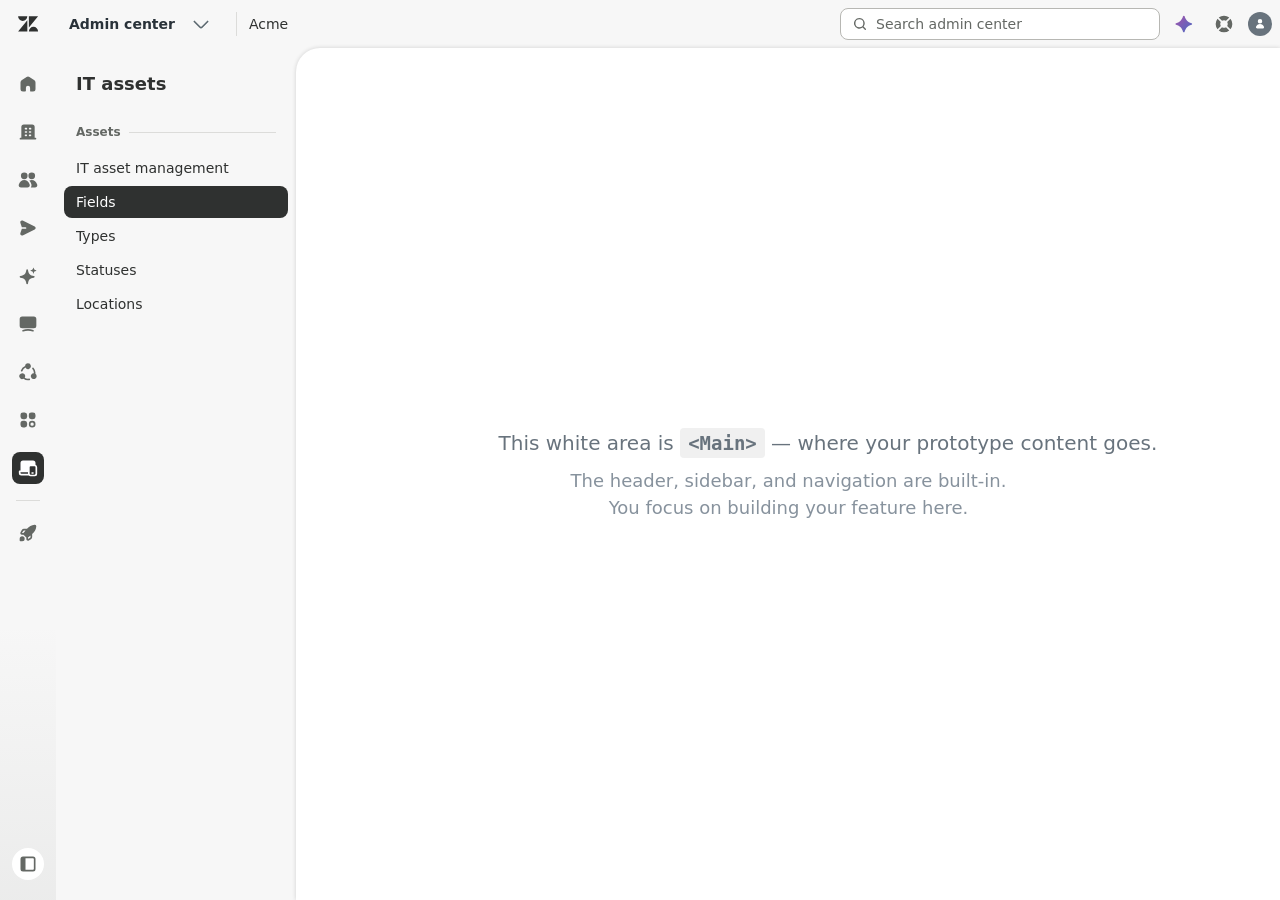
<file: shell-preview/index.html>
<!doctype html>
<html lang="en">
  <head>
    <meta charset="UTF-8" />
    <link rel="icon" type="image/svg+xml" href="favicon.svg" />
    <meta name="viewport" content="width=1800, initial-scale=1.0" />
    <title>Employee Service Shell Preview</title>
    <script type="module" crossorigin src="assets/index-DpCVdriN.js"></script>
    <link rel="stylesheet" crossorigin href="assets/index-ZpfLPQyP.css">
  </head>
  <body>
    <div id="root"></div>
  </body>
</html>
</file>
<file: shell-preview/assets/index-ZpfLPQyP.css>
*,:before,:after{box-sizing:border-box}html,body{margin:0;padding:0}body{font-family:system-ui,-apple-system,BlinkMacSystemFont,Segoe UI,Roboto,Oxygen-Sans,Ubuntu,Cantarell,Helvetica Neue,Arial,sans-serif}#root{height:100vh}.zd-icon svg{width:100%;height:100%;display:block}.zd-add-button{height:32px;color:var(--navButton-fg-default,#2f3130);font:inherit;cursor:pointer;background:0 0;border:none;border-radius:8px;align-items:center;gap:8px;padding:6px 12px;font-size:12px;font-weight:600;line-height:16px;display:inline-flex}.zd-add-button:hover{background:#5c697014}[data-garden-id=navigation\.header]>[data-garden-id=buttons\.button][data-garden-container-id="containers.menu.trigger"]{color:#293239;gap:8px;padding:6px 12px;line-height:20px}[data-garden-id=navigation\.header]>[data-garden-id=buttons\.button][data-garden-container-id="containers.menu.trigger"]>svg{color:#5c6970;width:16px;min-width:16px;height:16px}[data-garden-id=dropdowns\.menu]:has([data-garden-id="dropdowns.menu.item_anchor"]){min-width:256px}[data-garden-id=dropdowns\.menu] [data-garden-id="dropdowns.menu.item_anchor"]{padding-left:12px;padding-right:12px}[data-garden-id="dropdowns.menu.item_anchor"] [data-garden-id="dropdowns.menu.item.icon"]{margin-right:12px}[data-garden-id=dropdowns\.menu] [data-garden-id="dropdowns.menu.item_anchor"]{box-shadow:none;background-color:#0000}[data-garden-id=dropdowns\.menu] [data-garden-id="dropdowns.menu.item_anchor"]:not([aria-current=page]):hover{color:#293239;background-color:#5c697014;box-shadow:inset 4px 0 #fff,inset 3px 0 #1f73b7}[data-garden-id=dropdowns\.menu] [data-garden-id="dropdowns.menu.item_anchor"][aria-current=page],[data-garden-id=dropdowns\.menu] [data-garden-id="dropdowns.menu.item_anchor"][aria-current=page]:hover{color:#fff;background-color:#2f3130;border-radius:4px}[data-garden-id=tooltip\.tooltip]:not([style*=margin-inline-end]){color:#fff!important;background-color:#2f3130!important;border-color:#2f3130!important;border-radius:4px!important;padding:2px 12px!important;font-family:system-ui,-apple-system,BlinkMacSystemFont,Segoe UI,Roboto,Oxygen-Sans,Ubuntu,Cantarell,Helvetica Neue,Arial,sans-serif!important;font-size:12px!important;font-weight:400!important;line-height:16px!important;box-shadow:0 4px 8px #0c0c0d29!important}[data-garden-id=tooltip\.tooltip]:not([style*=margin-inline-end]):has(.asset-types-tip){color:#2f3130!important;background-color:#fff!important;border-color:#dcdcda!important;border-radius:8px!important;padding:12px!important;box-shadow:0 4px 8px #0c0c0d29!important}
</file>
